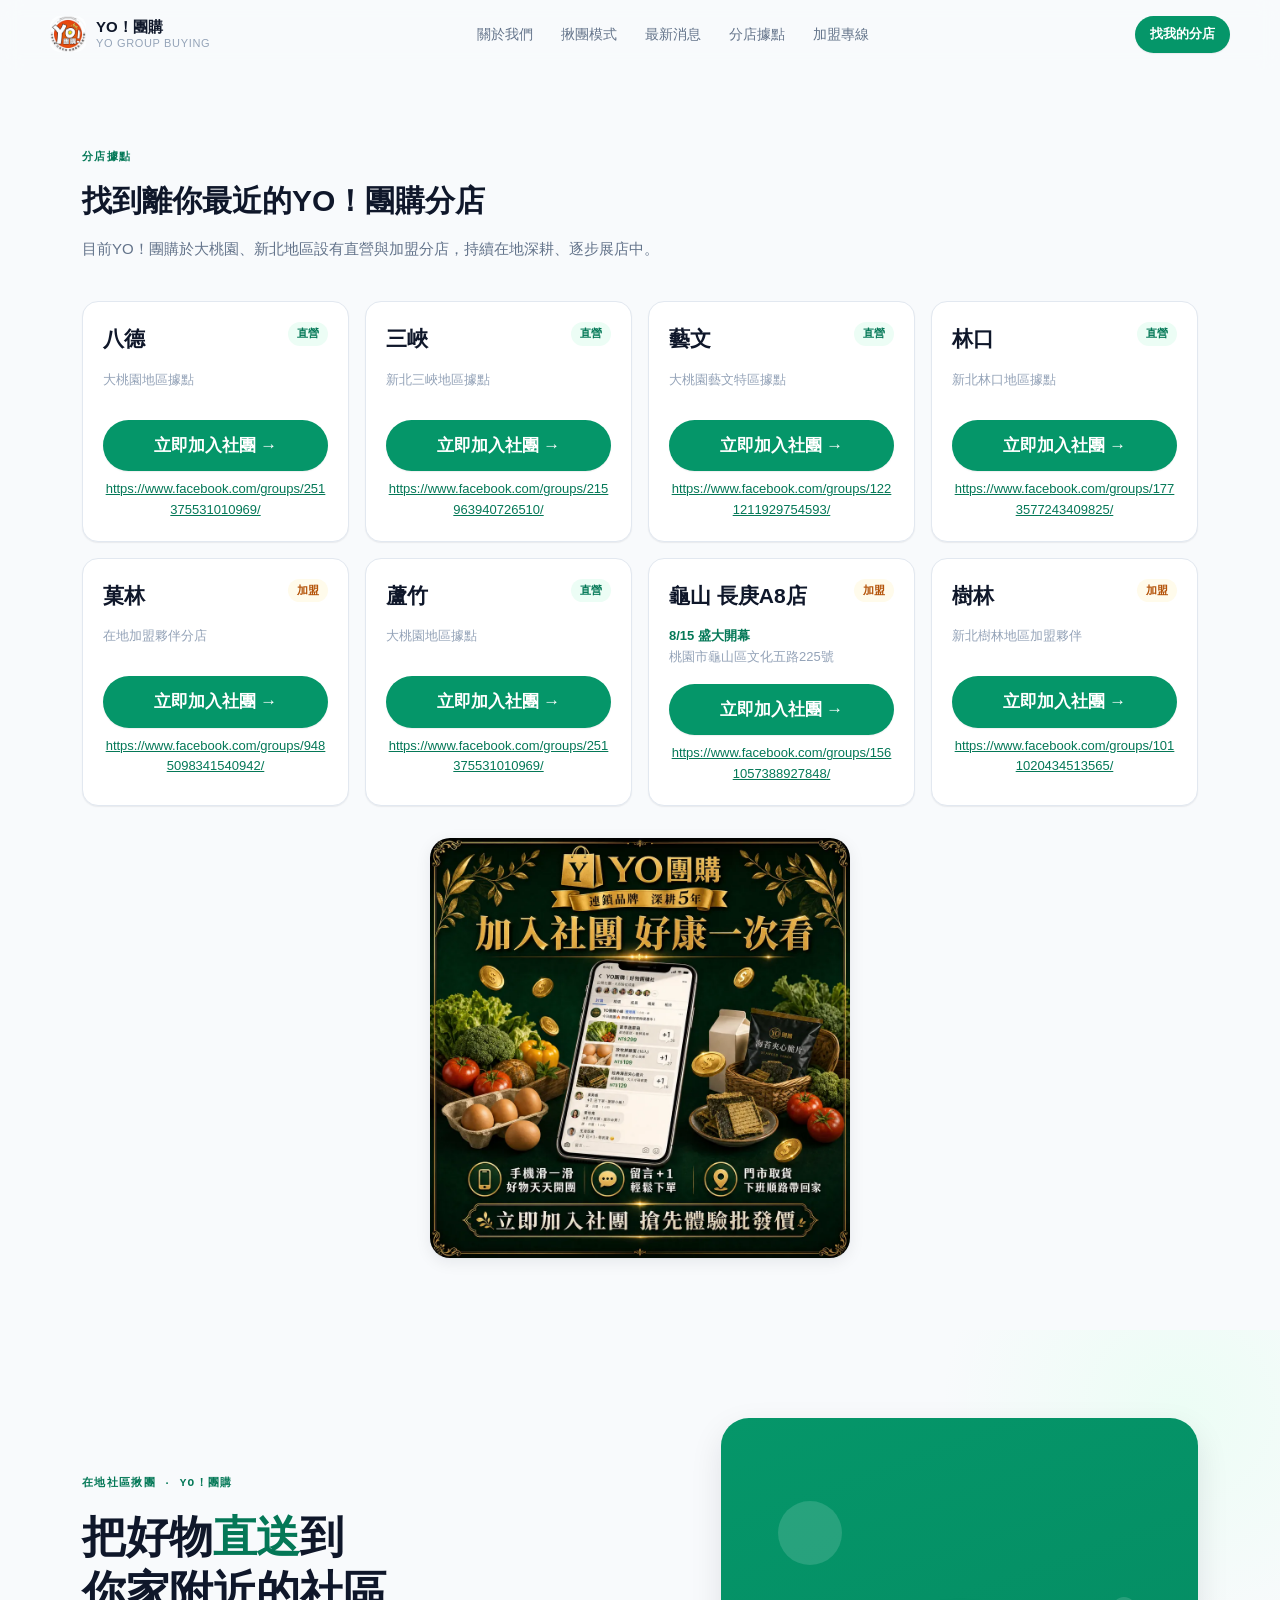
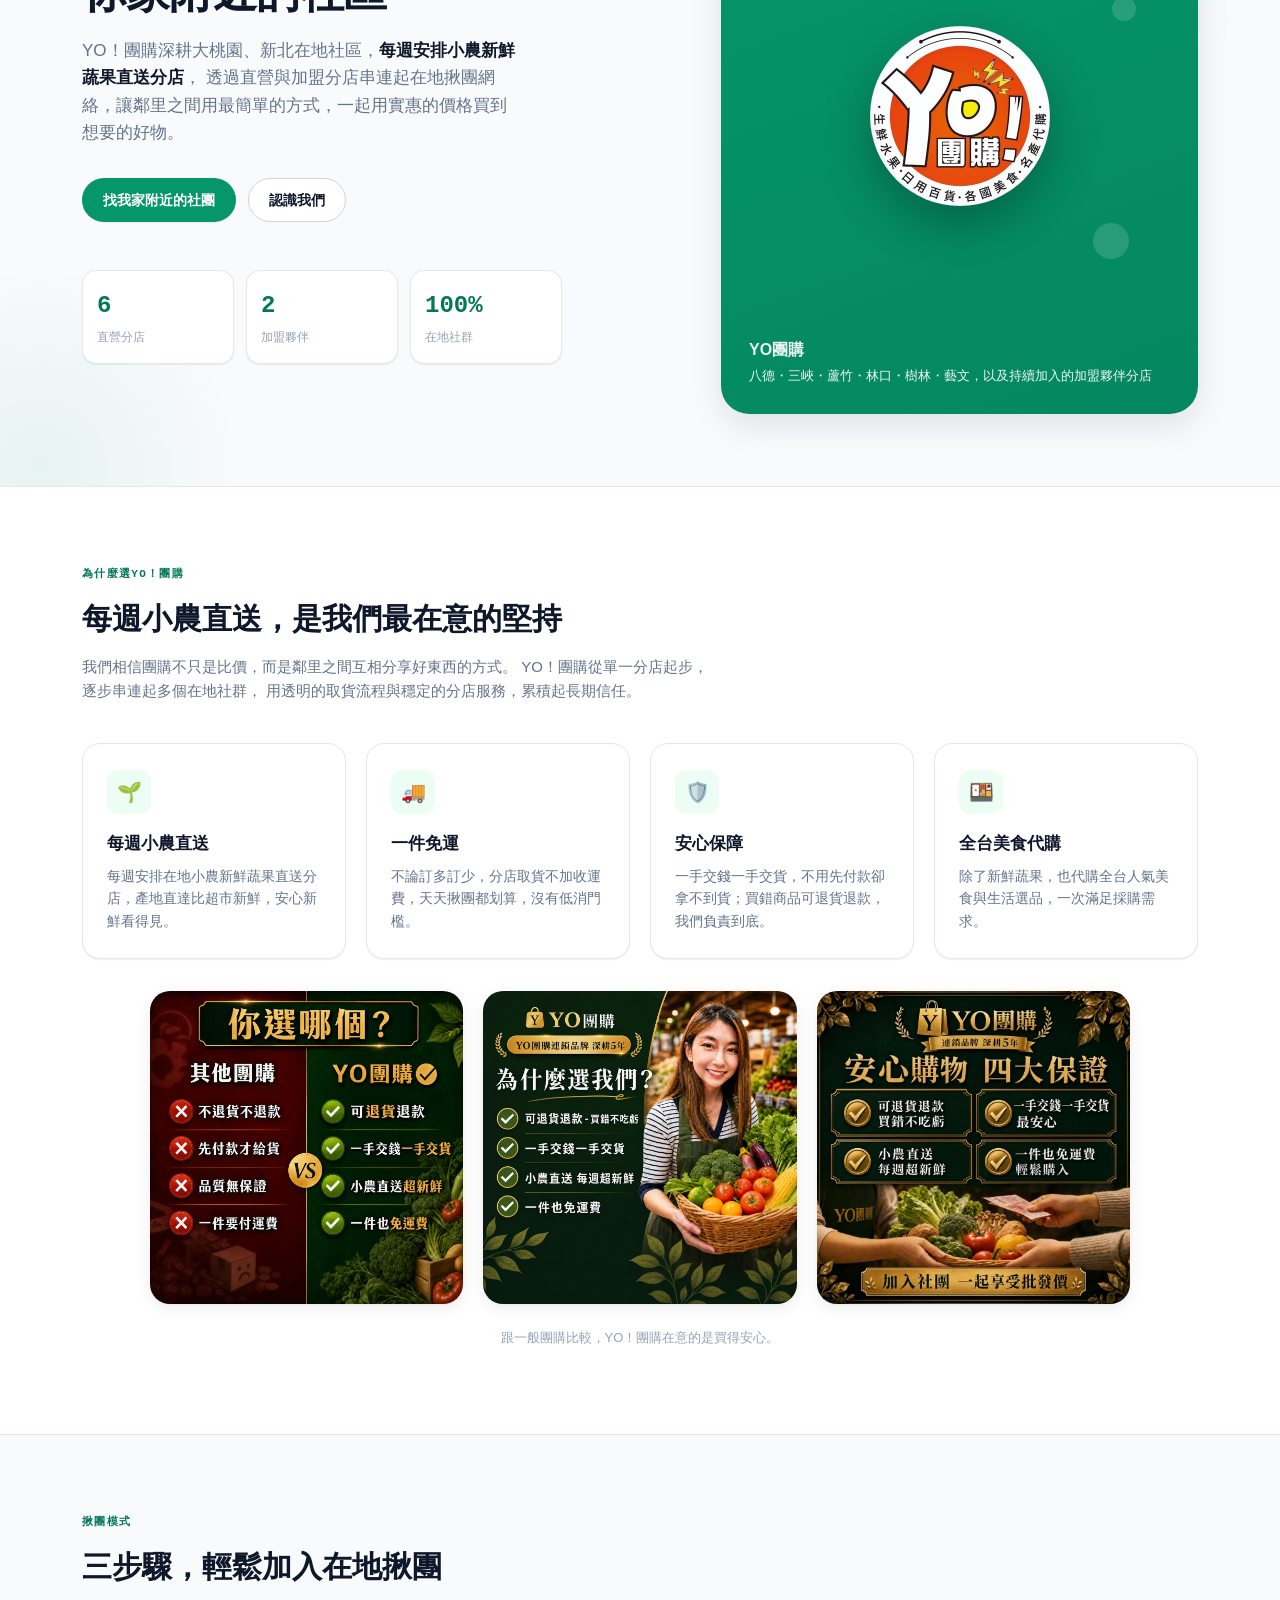
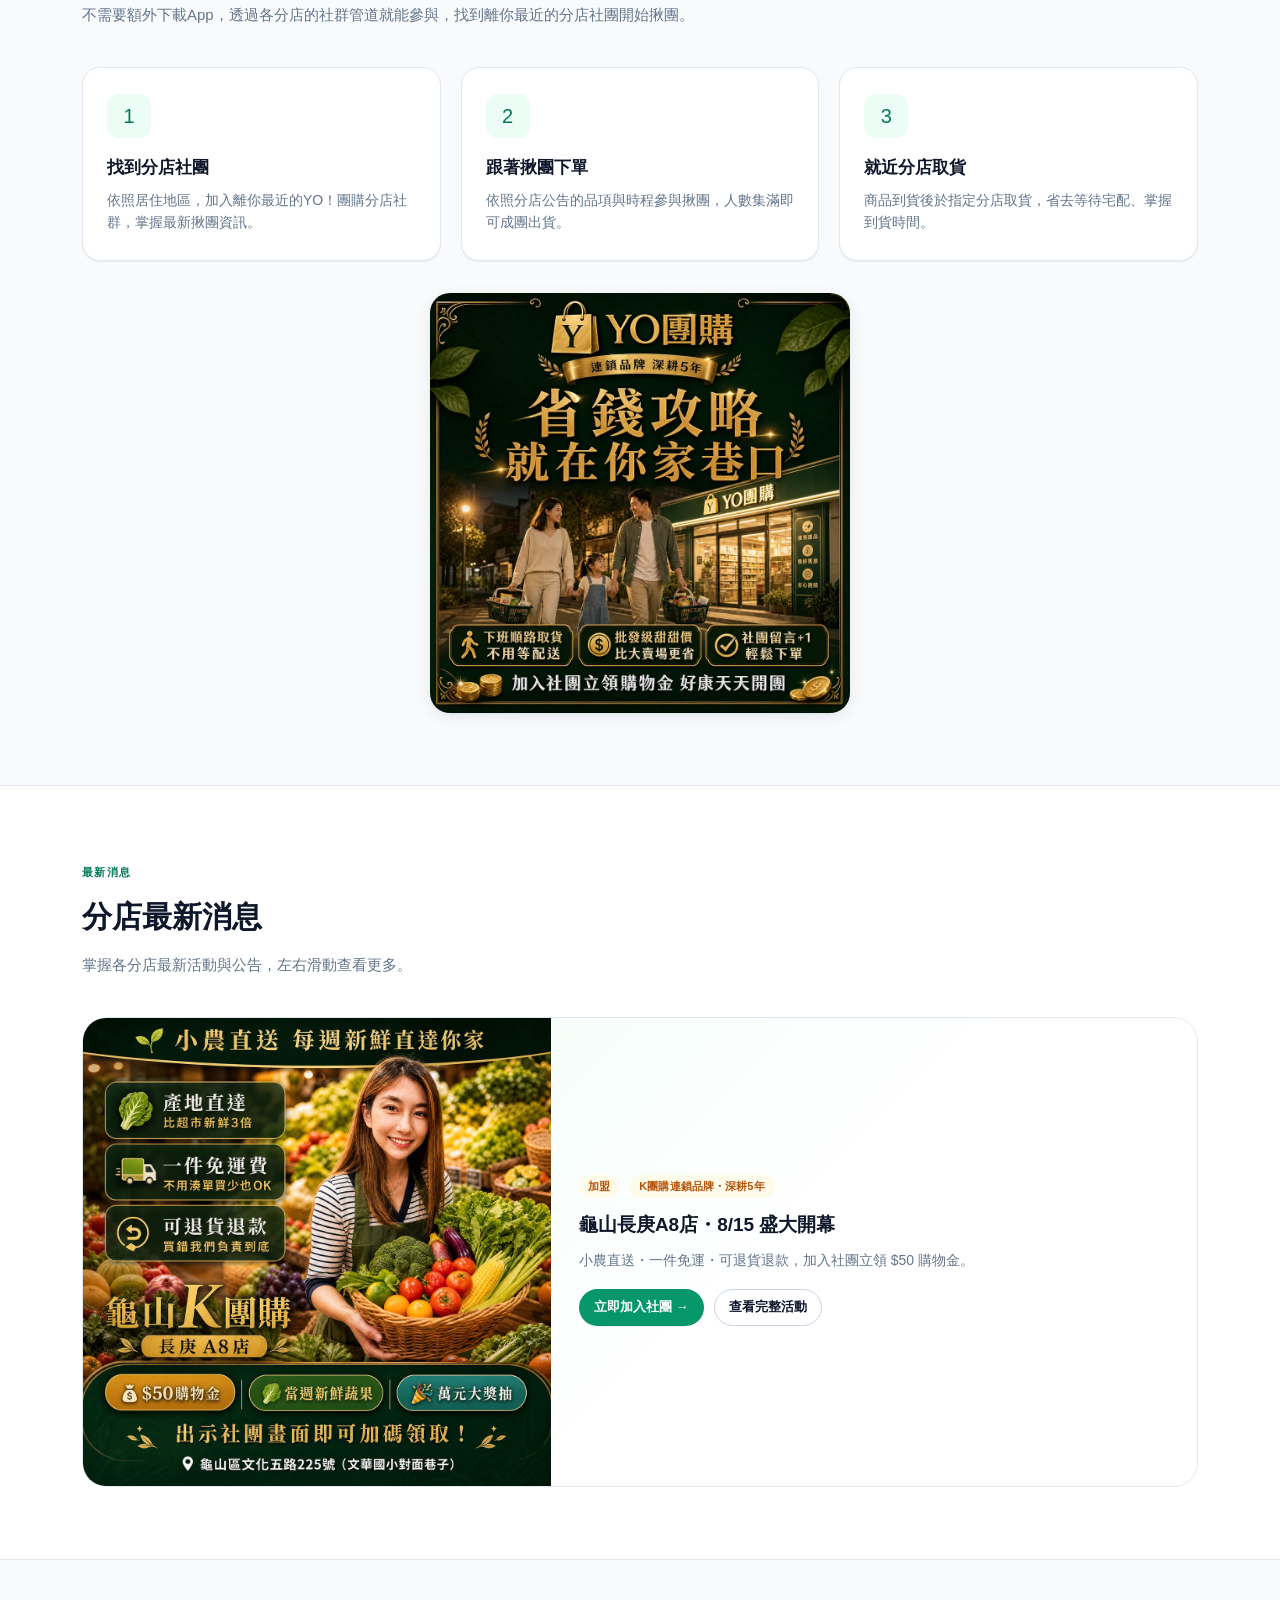
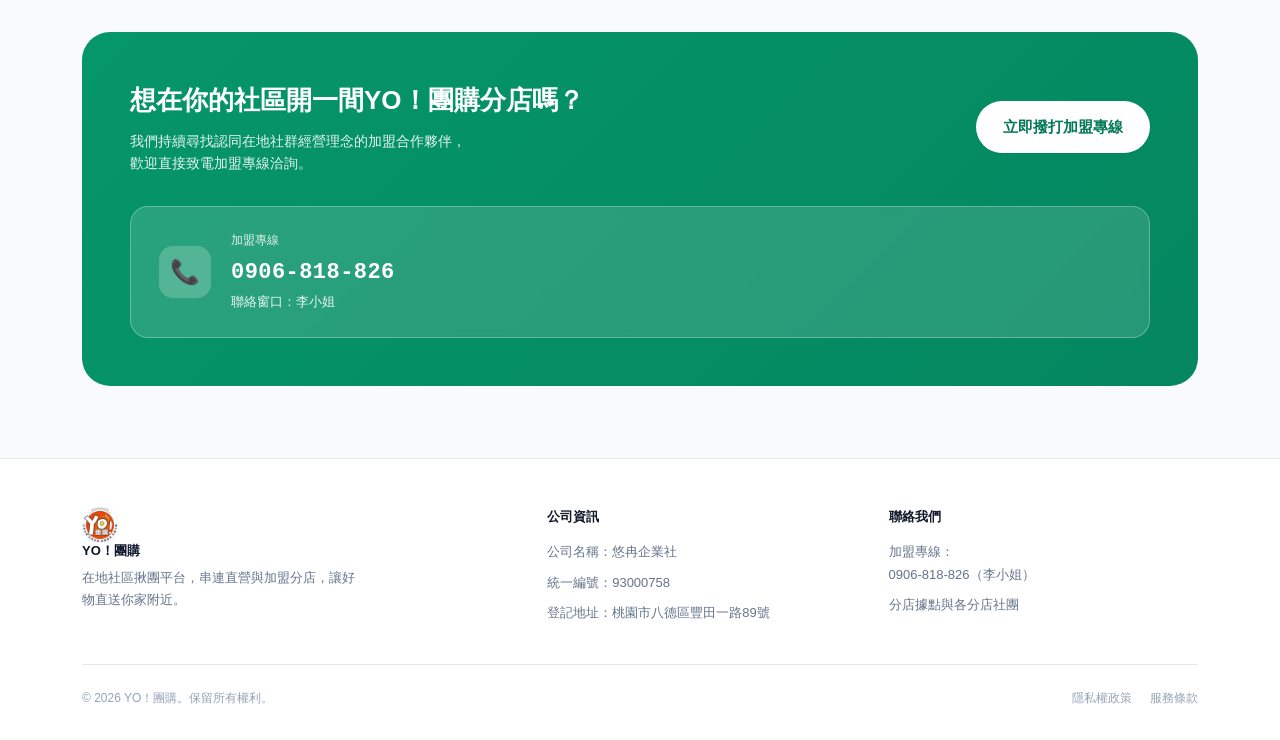
<file: index.html>
<!DOCTYPE html>
<html lang="zh-Hant">
<head>
<meta charset="UTF-8">
<meta name="viewport" content="width=device-width, initial-scale=1.0">
<title>YO！團購 — 在地社區揪團平台</title>
<meta name="description" content="YO！團購 — 每週小農直送新鮮蔬果、一件免運，深耕八德、三峽、蘆竹、林口、樹林、藝文等地區的在地社區揪團平台，串連直營與加盟分店。龜山長庚A8店 8/15 盛大開幕。加盟專線 0906-818-826 李小姐。">

<!--
  META 網域驗證碼實際生效於根網域 surfingman1088.github.io（獨立的
  surfingman1088.github.io repo 首頁），因為 Meta 只驗證根網域首頁，
  不驗證這個子路徑（/yo-groupbuy-website/）。這裡保留同一組驗證碼僅供對照，
  不影響 Meta 的驗證結果。
-->
<meta name="facebook-domain-verification" content="ju37yzpivct9mmadyubp5d0r6ff3ch" />

<!-- Meta Pixel Base Code — 資料集：K團購-龜山中繼頁（沿用guishan.html同一個Pixel，全站數據合併統計） -->
<script>
!function(f,b,e,v,n,t,s)
{if(f.fbq)return;n=f.fbq=function(){n.callMethod?
n.callMethod.apply(n,arguments):n.queue.push(arguments)};
if(!f._fbq)f._fbq=n;n.push=n;n.loaded=!0;n.version='2.0';
n.queue=[];t=b.createElement(e);t.async=!0;
t.src=v;s=b.getElementsByTagName(e)[0];
s.parentNode.insertBefore(t,s)}(window, document,'script',
'https://connect.facebook.net/en_US/fbevents.js');
fbq('init', '2139437349966648');
fbq('track', 'PageView');
</script>
<noscript><img height="1" width="1" style="display:none"
src="https://www.facebook.com/tr?id=2139437349966648&ev=PageView&noscript=1"
/></noscript>

<style>
  /* 關鍵 CSS：首屏（頁首＋Hero）渲染所需的樣式，內嵌避免等待外部 CSS 才能畫面。
     這是 css/style.css 對應規則的複製，非唯一來源；日後若調整 Hero／頁首樣式，
     記得這裡也要同步修改，否則首次載入畫面與完整版會不一致。 */
  :root {
    --bg: #f8fafc;
    --surface: #ffffff;
    --border: #e2e8f0;
    --border-strong: #cbd5e1;
    --text-primary: #0f172a;
    --text-secondary: #64748b;
    --text-muted: #94a3b8;
    --accent: #059669;
    --accent-strong: #047857;
    --accent-soft: #ecfdf5;
    --accent-ring: rgba(5, 150, 105, 0.16);
    --accent-contrast: #ffffff;
    --franchise: #b45309;
    --franchise-soft: #fffbeb;
    --shadow-sm: 0 1px 2px rgba(15, 23, 42, 0.04), 0 1px 1px rgba(15, 23, 42, 0.03);
    --shadow-md: 0 4px 16px rgba(15, 23, 42, 0.08), 0 1px 2px rgba(15, 23, 42, 0.04);
    --shadow-lg: 0 12px 32px rgba(15, 23, 42, 0.10);
    --ease: cubic-bezier(0.16, 1, 0.3, 1);
  }
  * { box-sizing: border-box; }
  html { scroll-behavior: smooth; }
  body {
    margin: 0;
    background: var(--bg);
    color: var(--text-primary);
    font-family: -apple-system, BlinkMacSystemFont, "PingFang TC", "Microsoft JhengHei",
      "Segoe UI", sans-serif;
    -webkit-font-smoothing: antialiased;
    line-height: 1.6;
    overflow-x: hidden;
  }
  a { color: inherit; text-decoration: none; }
  img { max-width: 100%; display: block; }
  .shell { max-width: 1180px; margin: 0 auto; padding: 0 32px; }
  .eyebrow {
    font-family: ui-monospace, "SF Mono", "Cascadia Code", "Roboto Mono", monospace;
    font-size: 11px;
    font-weight: 600;
    letter-spacing: 0.12em;
    text-transform: uppercase;
    color: var(--accent-strong);
  }
  .reveal {
    opacity: 0;
    transform: translateY(28px);
    transition: opacity 0.7s var(--ease), transform 0.7s var(--ease);
  }
  .reveal.is-visible { opacity: 1; transform: translateY(0); }
  .stagger > * { transition-delay: calc(var(--i, 0) * 90ms); }
  @media (prefers-reduced-motion: reduce) {
    html { scroll-behavior: auto; }
    .reveal, .stagger > * { opacity: 1 !important; transform: none !important; transition: none !important; }
    .float-shape, .hero-visual .glyph, .hero-logo, .hero::before, .hero::after { animation: none !important; }
  }
  header.topbar {
    position: sticky;
    top: 0;
    z-index: 50;
    background: rgba(248, 250, 252, 0.82);
    backdrop-filter: blur(10px);
    -webkit-backdrop-filter: blur(10px);
    border-bottom: 1px solid transparent;
    transition: border-color 0.3s ease, box-shadow 0.3s ease;
  }
  header.topbar.scrolled {
    border-bottom-color: var(--border);
    box-shadow: 0 4px 20px rgba(15, 23, 42, 0.06);
  }
  .topbar-inner { display: flex; align-items: center; justify-content: space-between; padding: 16px 0; }
  .brand { display: flex; align-items: center; gap: 10px; }
  .brand-mark {
    width: 36px;
    height: 36px;
    border-radius: 10px;
    background: var(--accent);
    color: var(--accent-contrast);
    display: flex;
    align-items: center;
    justify-content: center;
    flex-shrink: 0;
    font-weight: 700;
    font-size: 16px;
    overflow: hidden;
  }
  .brand-mark img { width: 100%; height: 100%; object-fit: cover; }
  .brand-text { display: flex; flex-direction: column; line-height: 1.25; }
  .brand-text .zh { font-weight: 700; font-size: 15px; color: var(--text-primary); }
  .brand-text .en { font-size: 11px; color: var(--text-muted); letter-spacing: 0.06em; }
  nav.main-nav { display: flex; align-items: center; gap: 28px; }
  nav.main-nav a {
    position: relative;
    font-size: 14px;
    font-weight: 500;
    color: var(--text-secondary);
    transition: color 0.2s ease;
  }
  nav.main-nav a::after {
    content: "";
    position: absolute;
    left: 0; right: 0; bottom: -4px;
    height: 2px;
    background: var(--accent);
    transform: scaleX(0);
    transform-origin: left;
    transition: transform 0.25s var(--ease);
  }
  .btn {
    display: inline-flex;
    align-items: center;
    gap: 6px;
    padding: 10px 20px;
    border-radius: 999px;
    font-size: 14px;
    font-weight: 600;
    cursor: pointer;
    border: 1px solid transparent;
    transition: background 0.2s ease, color 0.2s ease, border-color 0.2s ease,
      transform 0.2s var(--ease), box-shadow 0.2s var(--ease);
  }
  .btn-primary { background: var(--accent); color: var(--accent-contrast); box-shadow: var(--shadow-sm); }
  .btn-outline { background: var(--surface); color: var(--text-primary); border-color: var(--border-strong); }
  .btn-sm { padding: 7px 14px; font-size: 13px; }
  .hero { padding: 88px 0 72px; position: relative; overflow: hidden; }
  .hero::before {
    content: "";
    position: absolute;
    top: -160px;
    right: -140px;
    width: 480px;
    height: 480px;
    border-radius: 50%;
    background: radial-gradient(circle, var(--accent-soft) 0%, transparent 70%);
    z-index: -1;
    animation: driftBlob 14s ease-in-out infinite;
  }
  .hero::after {
    content: "";
    position: absolute;
    bottom: -180px;
    left: -160px;
    width: 400px;
    height: 400px;
    border-radius: 50%;
    background: radial-gradient(circle, rgba(5,150,105,0.07) 0%, transparent 70%);
    z-index: -1;
    animation: driftBlob 18s ease-in-out infinite reverse;
  }
  @keyframes driftBlob {
    0%, 100% { transform: translate(0, 0) scale(1); }
    50% { transform: translate(-24px, 24px) scale(1.06); }
  }
  .hero-grid {
    display: grid;
    grid-template-columns: minmax(0, 1.1fr) minmax(0, 0.9fr);
    gap: 56px;
    align-items: center;
  }
  .hero h1 { font-size: 44px; line-height: 1.25; margin: 16px 0 18px; font-weight: 800; letter-spacing: -0.01em; }
  .hero h1 .hl { color: var(--accent-strong); }
  .hero p.lead { font-size: 17px; color: var(--text-secondary); max-width: 46ch; margin: 0 0 32px; }
  .hero p.lead strong { color: var(--text-primary); font-weight: 700; }
  .hero-actions { display: flex; gap: 12px; flex-wrap: wrap; }
  .hero-stats {
    display: grid;
    grid-template-columns: repeat(3, minmax(0, 1fr));
    gap: 12px;
    margin-top: 48px;
    max-width: 480px;
  }
  .hero-stat {
    background: var(--surface);
    border: 1px solid var(--border);
    border-radius: 14px;
    padding: 16px 14px;
    box-shadow: var(--shadow-sm);
    transition: transform 0.25s var(--ease), box-shadow 0.25s var(--ease);
  }
  .hero-stat .num {
    font-family: ui-monospace, "SF Mono", "Cascadia Code", "Roboto Mono", monospace;
    font-size: 24px;
    font-weight: 700;
    color: var(--accent-strong);
    font-variant-numeric: tabular-nums;
  }
  .hero-stat .label { font-size: 12px; color: var(--text-muted); margin-top: 2px; }
  .hero-visual {
    background: linear-gradient(160deg, var(--accent) 0%, var(--accent-strong) 100%);
    background-size: 200% 200%;
    animation: gradientShift 8s ease infinite;
    border-radius: 28px;
    aspect-ratio: 4/5;
    display: flex;
    align-items: center;
    justify-content: center;
    box-shadow: var(--shadow-lg);
    position: relative;
    overflow: hidden;
  }
  @keyframes gradientShift {
    0%, 100% { background-position: 0% 50%; }
    50% { background-position: 100% 50%; }
  }
  .hero-visual .glyph {
    font-size: 160px;
    font-weight: 800;
    color: rgba(255,255,255,0.16);
    user-select: none;
    animation: floatSlow 6s ease-in-out infinite;
  }
  .hero-logo {
    width: 42%;
    max-width: 180px;
    height: auto;
    aspect-ratio: 1 / 1;
    border-radius: 50%;
    box-shadow: 0 20px 48px rgba(0,0,0,0.28);
    animation: floatSlow 6s ease-in-out infinite;
  }
  @keyframes floatSlow {
    0%, 100% { transform: translateY(0); }
    50% { transform: translateY(-14px); }
  }
  .float-shape {
    position: absolute;
    border-radius: 50%;
    background: rgba(255,255,255,0.14);
    animation: floatSlow 7s ease-in-out infinite;
  }
  .float-shape.s1 { width: 64px; height: 64px; top: 14%; left: 12%; animation-duration: 8s; }
  .float-shape.s2 { width: 36px; height: 36px; top: 68%; left: 78%; animation-duration: 6s; animation-delay: 1s; }
  .float-shape.s3 { width: 24px; height: 24px; top: 30%; left: 82%; animation-duration: 9s; animation-delay: 2s; }
  .hero-visual .caption {
    position: absolute;
    bottom: 28px;
    left: 28px;
    right: 28px;
    color: #ffffff;
    font-size: 13px;
    line-height: 1.5;
    opacity: 0.92;
  }
  .hero-visual .caption strong { display: block; font-size: 16px; margin-bottom: 4px; }
  @media (max-width: 900px) {
    nav.main-nav { display: none; }
    .hero-grid { grid-template-columns: minmax(0, 1fr); }
    .hero-visual { aspect-ratio: 16/9; }
    .hero h1 { font-size: 32px; }
  }
  @media (max-width: 560px) {
    .shell { padding: 0 20px; }
  }
</style>
<link rel="preload" href="css/style.css" as="style" onload="this.onload=null;this.rel='stylesheet'">
<noscript><link rel="stylesheet" href="css/style.css"></noscript>
</head>
<body>

<header class="topbar" id="topbar">
  <div class="shell topbar-inner">
    <a class="brand" href="#top">
      <div class="brand-mark"><img src="assets/logo.webp" width="72" height="72" alt="YO!團購"></div>
      <div class="brand-text">
        <span class="zh">YO！團購</span>
        <span class="en">YO GROUP BUYING</span>
      </div>
    </a>
    <nav class="main-nav">
      <a href="#about">關於我們</a>
      <a href="#how">揪團模式</a>
      <a href="#news">最新消息</a>
      <a href="#branches">分店據點</a>
      <a href="#join">加盟專線</a>
    </nav>
    <a class="btn btn-primary btn-sm" href="#branches">找我的分店</a>
  </div>
</header>

<main id="top">

  <section id="branches">
    <div class="shell">
      <div class="section-head reveal">
        <span class="eyebrow">分店據點</span>
        <h2>找到離你最近的YO！團購分店</h2>
        <p>目前YO！團購於大桃園、新北地區設有直營與加盟分店，持續在地深耕、逐步展店中。</p>
      </div>
      <div class="branch-grid stagger">

        <div class="branch-card reveal" style="--i:0">
          <div class="row-top"><h4>八德</h4><span class="tag tag-direct">直營</span></div>
          <div class="desc">大桃園地區據點</div>
          <a class="btn btn-primary btn-sm" href="https://www.facebook.com/groups/251375531010969/" target="_top" rel="noopener" data-branch="八德">立即加入社團 →</a>
          <a class="group-link-text" href="https://www.facebook.com/groups/251375531010969/" target="_top" rel="noopener">https://www.facebook.com/groups/251375531010969/</a>
        </div>

        <div class="branch-card reveal" style="--i:1">
          <div class="row-top"><h4>三峽</h4><span class="tag tag-direct">直營</span></div>
          <div class="desc">新北三峽地區據點</div>
          <a class="btn btn-primary btn-sm" href="https://www.facebook.com/groups/215963940726510/" target="_top" rel="noopener" data-branch="三峽">立即加入社團 →</a>
          <a class="group-link-text" href="https://www.facebook.com/groups/215963940726510/" target="_top" rel="noopener">https://www.facebook.com/groups/215963940726510/</a>
        </div>

        <div class="branch-card reveal" style="--i:2">
          <div class="row-top"><h4>藝文</h4><span class="tag tag-direct">直營</span></div>
          <div class="desc">大桃園藝文特區據點</div>
          <a class="btn btn-primary btn-sm" href="https://www.facebook.com/groups/1221211929754593/" target="_top" rel="noopener" data-branch="藝文">立即加入社團 →</a>
          <a class="group-link-text" href="https://www.facebook.com/groups/1221211929754593/" target="_top" rel="noopener">https://www.facebook.com/groups/1221211929754593/</a>
        </div>

        <div class="branch-card reveal" style="--i:3">
          <div class="row-top"><h4>林口</h4><span class="tag tag-direct">直營</span></div>
          <div class="desc">新北林口地區據點</div>
          <a class="btn btn-primary btn-sm" href="https://www.facebook.com/groups/1773577243409825/" target="_top" rel="noopener" data-branch="林口">立即加入社團 →</a>
          <a class="group-link-text" href="https://www.facebook.com/groups/1773577243409825/" target="_top" rel="noopener">https://www.facebook.com/groups/1773577243409825/</a>
        </div>

        <div class="branch-card reveal" style="--i:4">
          <div class="row-top"><h4>菓林</h4><span class="tag tag-franchise">加盟</span></div>
          <div class="desc">在地加盟夥伴分店</div>
          <a class="btn btn-primary btn-sm" href="https://www.facebook.com/groups/9485098341540942/" target="_top" rel="noopener" data-branch="菓林">立即加入社團 →</a>
          <a class="group-link-text" href="https://www.facebook.com/groups/9485098341540942/" target="_top" rel="noopener">https://www.facebook.com/groups/9485098341540942/</a>
        </div>

        <div class="branch-card reveal" style="--i:5">
          <div class="row-top"><h4>蘆竹</h4><span class="tag tag-direct">直營</span></div>
          <div class="desc">大桃園地區據點</div>
          <a class="btn btn-primary btn-sm" href="https://www.facebook.com/groups/251375531010969/" target="_top" rel="noopener" data-branch="蘆竹">立即加入社團 →</a>
          <a class="group-link-text" href="https://www.facebook.com/groups/251375531010969/" target="_top" rel="noopener">https://www.facebook.com/groups/251375531010969/</a>
        </div>

        <div class="branch-card reveal" style="--i:6">
          <div class="row-top"><h4>龜山 長庚A8店</h4><span class="tag tag-franchise">加盟</span></div>
          <div class="desc"><strong style="color:var(--accent-strong)">8/15 盛大開幕</strong><br>桃園市龜山區文化五路225號</div>
          <a class="btn btn-primary btn-sm" href="https://www.facebook.com/groups/1561057388927848/" target="_top" rel="noopener" data-branch="龜山長庚A8店">立即加入社團 →</a>
          <a class="group-link-text" href="https://www.facebook.com/groups/1561057388927848/" target="_top" rel="noopener">https://www.facebook.com/groups/1561057388927848/</a>
        </div>

        <div class="branch-card reveal" style="--i:7">
          <div class="row-top"><h4>樹林</h4><span class="tag tag-franchise">加盟</span></div>
          <div class="desc">新北樹林地區加盟夥伴</div>
          <a class="btn btn-primary btn-sm" href="https://www.facebook.com/groups/1011020434513565/" target="_top" rel="noopener" data-branch="樹林">立即加入社團 →</a>
          <a class="group-link-text" href="https://www.facebook.com/groups/1011020434513565/" target="_top" rel="noopener">https://www.facebook.com/groups/1011020434513565/</a>
        </div>

      </div>

      <div class="single-promo-wrap reveal">
        <img class="single-promo-photo" src="assets/join-group-preview.webp" width="1000" height="1000" loading="lazy" alt="加入社團好康一次看：手機滑一滑好物天天開團、留言+1輕鬆下單、門市取貨下班順路帶回家">
      </div>
    </div>
  </section>

  <section class="hero">
    <div class="shell hero-grid">
      <div class="reveal is-visible">
        <span class="eyebrow">在地社區揪團 · YO！團購</span>
        <h1>把好物<span class="hl">直送</span>到<br>你家附近的社區</h1>
        <p class="lead">
          YO！團購深耕大桃園、新北在地社區，<strong>每週安排小農新鮮蔬果直送分店</strong>，
          透過直營與加盟分店串連起在地揪團網絡，讓鄰里之間用最簡單的方式，一起用實惠的價格買到想要的好物。
        </p>
        <div class="hero-actions">
          <a class="btn btn-primary" href="#branches">找我家附近的社團</a>
          <a class="btn btn-outline" href="#about">認識我們</a>
        </div>
        <div class="hero-stats">
          <div class="hero-stat">
            <div class="num" data-count="6">0</div>
            <div class="label">直營分店</div>
          </div>
          <div class="hero-stat">
            <div class="num" data-count="2">0</div>
            <div class="label">加盟夥伴</div>
          </div>
          <div class="hero-stat">
            <div class="num" data-count="100" data-suffix="%">0%</div>
            <div class="label">在地社群</div>
          </div>
        </div>
      </div>
      <div class="hero-visual reveal is-visible">
        <div class="float-shape s1"></div>
        <div class="float-shape s2"></div>
        <div class="float-shape s3"></div>
        <img class="hero-logo" src="assets/logo.webp" width="360" height="360" fetchpriority="high" alt="YO!團購">
        <div class="caption">
          <strong>YO團購</strong>
          八德・三峽・蘆竹・林口・樹林・藝文，以及持續加入的加盟夥伴分店
        </div>
      </div>
    </div>
  </section>

  <section class="alt" id="about">
    <div class="shell">
      <div class="section-head reveal">
        <span class="eyebrow">為什麼選YO！團購</span>
        <h2>每週小農直送，是我們最在意的堅持</h2>
        <p>
          我們相信團購不只是比價，而是鄰里之間互相分享好東西的方式。
          YO！團購從單一分店起步，逐步串連起多個在地社群，
          用透明的取貨流程與穩定的分店服務，累積起長期信任。
        </p>
      </div>
      <div class="card-grid pillars-4 stagger">
        <div class="pillar-card reveal" style="--i:0">
          <div class="pillar-icon">🌱</div>
          <h3>每週小農直送</h3>
          <p>每週安排在地小農新鮮蔬果直送分店，產地直達比超市新鮮，安心新鮮看得見。</p>
        </div>
        <div class="pillar-card reveal" style="--i:1">
          <div class="pillar-icon">🚚</div>
          <h3>一件免運</h3>
          <p>不論訂多訂少，分店取貨不加收運費，天天揪團都划算，沒有低消門檻。</p>
        </div>
        <div class="pillar-card reveal" style="--i:2">
          <div class="pillar-icon">🛡️</div>
          <h3>安心保障</h3>
          <p>一手交錢一手交貨，不用先付款卻拿不到貨；買錯商品可退貨退款，我們負責到底。</p>
        </div>
        <div class="pillar-card reveal" style="--i:3">
          <div class="pillar-icon">🍱</div>
          <h3>全台美食代購</h3>
          <p>除了新鮮蔬果，也代購全台人氣美食與生活選品，一次滿足採購需求。</p>
        </div>
      </div>
      <div class="section-photo-wrap reveal">
        <img class="section-photo" src="assets/why-choose-comparison.webp" width="1200" height="1200" loading="lazy" alt="你選哪個？其他團購不退貨不退款、先付款才給貨、品質無保證、一件要付運費；YO！團購可退貨退款、一手交錢一手交貨、小農直送超新鮮、一件也免運費">
        <img class="section-photo" src="assets/why-choose-benefits.webp" width="1200" height="1200" loading="lazy" alt="YO團購連鎖品牌深耕5年 — 為什麼選我們：可退貨退款買錯不吃虧、一手交錢一手交貨、小農直送每週超新鮮、一件也免運費">
        <img class="section-photo" src="assets/why-choose-guarantee.webp" width="1000" height="1000" loading="lazy" alt="安心購物四大保證：可退貨退款買錯不吃虧、一手交錢一手交貨最安心、小農直送每週超新鮮、一件也免運費輕鬆購入">
        <p class="section-photo-caption">跟一般團購比較，YO！團購在意的是買得安心。</p>
      </div>
    </div>
  </section>

  <section id="how">
    <div class="shell">
      <div class="section-head reveal">
        <span class="eyebrow">揪團模式</span>
        <h2>三步驟，輕鬆加入在地揪團</h2>
        <p>不需要額外下載App，透過各分店的社群管道就能參與，找到離你最近的分店社團開始揪團。</p>
      </div>
      <div class="card-grid stagger">
        <div class="pillar-card reveal" style="--i:0">
          <div class="pillar-icon">1</div>
          <h3>找到分店社團</h3>
          <p>依照居住地區，加入離你最近的YO！團購分店社群，掌握最新揪團資訊。</p>
        </div>
        <div class="pillar-card reveal" style="--i:1">
          <div class="pillar-icon">2</div>
          <h3>跟著揪團下單</h3>
          <p>依照分店公告的品項與時程參與揪團，人數集滿即可成團出貨。</p>
        </div>
        <div class="pillar-card reveal" style="--i:2">
          <div class="pillar-icon">3</div>
          <h3>就近分店取貨</h3>
          <p>商品到貨後於指定分店取貨，省去等待宅配、掌握到貨時間。</p>
        </div>
      </div>

      <div class="single-promo-wrap reveal">
        <img class="single-promo-photo" src="assets/how-it-works-savings.webp" width="1000" height="1000" loading="lazy" alt="省錢攻略就在你家巷口：下班順路取貨不用等配送、批發級甜甜價比大賣場更省、社團留言+1輕鬆下單">
      </div>
    </div>
  </section>

  <section class="alt" id="news">
    <div class="shell">
      <div class="section-head reveal">
        <span class="eyebrow">最新消息</span>
        <h2>分店最新消息</h2>
        <p>掌握各分店最新活動與公告，左右滑動查看更多。</p>
      </div>

      <div class="news-carousel reveal">
        <div class="news-track">
          <article class="news-slide">
            <img class="news-slide-photo" src="assets/promo-guishan-opening.jpg" width="1200" height="1200" loading="lazy" alt="龜山長庚A8店 8/15開幕">
            <div class="news-slide-body">
              <div class="news-slide-top">
                <span class="tag tag-franchise">加盟</span>
                <span class="trust-badge">K團購連鎖品牌・深耕5年</span>
              </div>
              <h3>龜山長庚A8店・8/15 盛大開幕</h3>
              <p>小農直送・一件免運・可退貨退款，加入社團立領 $50 購物金。</p>
              <div class="news-slide-actions">
                <a class="btn btn-primary btn-sm" href="https://www.facebook.com/groups/1561057388927848/" target="_top" rel="noopener" data-branch="龜山長庚A8店">立即加入社團 →</a>
                <a class="btn btn-outline btn-sm" href="guishan.html">查看完整活動</a>
              </div>
            </div>
          </article>
          <!-- 之後其他分店有活動時，直接在這裡新增一個 .news-slide 即可 -->
        </div>
      </div>
    </div>
  </section>

  <section id="join">
    <div class="shell">
      <div class="cta-band reveal">
        <div class="cta-top">
          <div>
            <h2>想在你的社區開一間YO！團購分店嗎？</h2>
            <p>我們持續尋找認同在地社群經營理念的加盟合作夥伴，歡迎直接致電加盟專線洽詢。</p>
          </div>
          <a class="btn btn-primary btn-lg" href="tel:0906818826">立即撥打加盟專線</a>
        </div>
        <div class="hotline-card">
          <div class="hotline-icon">📞</div>
          <div class="hotline-info">
            <div class="hotline-label">加盟專線</div>
            <a class="hotline-number" href="tel:0906818826">0906-818-826</a>
            <div class="hotline-contact">聯絡窗口：李小姐</div>
          </div>
        </div>
      </div>
    </div>
  </section>

</main>

<footer>
  <div class="shell">
    <div class="footer-grid">
      <div class="footer-col">
        <a class="brand" href="#top">
          <div class="brand-mark"><img src="assets/logo.webp" width="72" height="72" alt="YO!團購"></div>
          <div class="brand-text">
            <span class="zh">YO！團購</span>
          </div>
        </a>
        <p class="footer-desc">在地社區揪團平台，串連直營與加盟分店，讓好物直送你家附近。</p>
      </div>
      <div class="footer-col">
        <h5>公司資訊</h5>
        <p>公司名稱：悠冉企業社</p>
        <p>統一編號：93000758</p>
        <p>登記地址：桃園市八德區豐田一路89號</p>
      </div>
      <div class="footer-col">
        <h5>聯絡我們</h5>
        <p>加盟專線：<a href="tel:0906818826">0906-818-826（李小姐）</a></p>
        <a href="#branches">分店據點與各分店社團</a>
      </div>
    </div>
    <div class="footer-bottom">
      <span class="meta">&copy; 2026 YO！團購。保留所有權利。</span>
      <div class="footer-links">
        <a href="privacy.html">隱私權政策</a>
        <a href="terms.html">服務條款</a>
      </div>
    </div>
  </div>
</footer>

<script>
  (function () {
    "use strict";

    var topbar = document.getElementById("topbar");
    function onScroll() {
      if (window.scrollY > 8) {
        topbar.classList.add("scrolled");
      } else {
        topbar.classList.remove("scrolled");
      }
    }
    window.addEventListener("scroll", onScroll, { passive: true });
    onScroll();

    // ── 加入社團按鈕：一律用JS明確觸發window.location.href導頁，
    //    不依賴原生<a>連結點擊本身（某些App內建瀏覽器對原生連結
    //    點擊處理不穩定，明確賦值location.href相容性更好，這點
    //    跟guishan.html中繼頁修過的btn.click()→location.href
    //    是同一個原理）。Android另外先嘗試intent://直開FB App，
    //    並且不管系統詢問視窗有沒有正常跳出來、使用者選了什麼，
    //    1.5秒後都會用JS檢查一次，畫面還停在原地就強制改跳網頁版，
    //    確保點下去一定會有反應，不會卡住不動 ──
    var isAndroid = /Android/.test(navigator.userAgent);
    var groupLinks = document.querySelectorAll('a[href*="facebook.com"]');

    groupLinks.forEach(function (link) {
      var groupUrl = link.getAttribute("href");
      link.setAttribute("data-fallback-url", groupUrl);
      if (isAndroid) {
        var withoutScheme = groupUrl.replace(/^https?:\/\//, "");
        var intentUrl = "intent://" + withoutScheme +
          "#Intent;scheme=https;package=com.facebook.katana;S.browser_fallback_url=" +
          encodeURIComponent(groupUrl) + ";end";
        link.setAttribute("href", intentUrl);
      }
    });

    // Facebook自己的iOS內建瀏覽器對facebook.com連結另有一套內部
    // 原生處理機制，我們用JS攔截點擊、自己assign location.href
    // 反而會跟它互相卡住、完全沒反應；Instagram／LINE等其他內建
    // 瀏覽器則是JS攔截才能穩定導頁。兩邊需求相反，用UA分開處理──
    // 只有「iOS上的Facebook」略過JS攔截，改用原生<a href>導頁。
    var isFacebookApp = /FBAN|FBAV|FB_IAB|FBIOS|FBDV/.test(navigator.userAgent);
    var skipIntercept = isFacebookApp && !isAndroid;

    document.addEventListener("click", function (event) {
      var link = event.target.closest("[data-fallback-url]");
      if (!link) return;
      var fallbackUrl = link.getAttribute("data-fallback-url");

      // ── Meta Pixel：記錄點擊了哪一家分店的社團連結。廣告是從
      //    哪個廣告/廣告組合帶來的流量，Meta Pixel會透過PageView
      //    自動比對Meta廣告後台的點擊資料做歸因，不需要另外自己
      //    解析網址參數；這裡只需要額外標記「點的是哪個分店」──
      var branch = link.getAttribute("data-branch");
      if (branch && typeof fbq === "function") {
        fbq("track", "Lead", { content_name: branch });
        fbq("trackCustom", "ClickJoinGroup", { branch: branch });
      }

      if (skipIntercept) return;

      event.preventDefault();
      window.location.href = link.getAttribute("href");
      if (isAndroid) {
        setTimeout(function () {
          if (!document.hidden) {
            window.location.href = fallbackUrl;
          }
        }, 1500);
      }
    });

    var prefersReducedMotion = window.matchMedia("(prefers-reduced-motion: reduce)").matches;

    function animateCount(el) {
      var target = parseInt(el.getAttribute("data-count"), 10);
      var suffix = el.getAttribute("data-suffix") || "";
      if (prefersReducedMotion || isNaN(target)) {
        el.textContent = target + suffix;
        return;
      }
      var start = 0;
      var duration = 900;
      var startTime = null;
      function step(timestamp) {
        if (startTime === null) startTime = timestamp;
        var progress = Math.min((timestamp - startTime) / duration, 1);
        var eased = 1 - Math.pow(1 - progress, 3);
        var value = Math.round(start + (target - start) * eased);
        el.textContent = value + suffix;
        if (progress < 1) {
          window.requestAnimationFrame(step);
        }
      }
      window.requestAnimationFrame(step);
    }

    var revealTargets = document.querySelectorAll(".reveal:not(.is-visible)");
    var countTargets = document.querySelectorAll(".hero-stat .num[data-count]");

    if ("IntersectionObserver" in window) {
      var revealObserver = new IntersectionObserver(function (entries, observer) {
        entries.forEach(function (entry) {
          if (entry.isIntersecting) {
            entry.target.classList.add("is-visible");
            observer.unobserve(entry.target);
          }
        });
      }, { threshold: 0.15, rootMargin: "0px 0px -40px 0px" });
      revealTargets.forEach(function (el) { revealObserver.observe(el); });

      var countObserver = new IntersectionObserver(function (entries, observer) {
        entries.forEach(function (entry) {
          if (entry.isIntersecting) {
            animateCount(entry.target);
            observer.unobserve(entry.target);
          }
        });
      }, { threshold: 0.6 });
      countTargets.forEach(function (el) { countObserver.observe(el); });
    } else {
      revealTargets.forEach(function (el) { el.classList.add("is-visible"); });
      countTargets.forEach(function (el) { animateCount(el); });
    }
  })();
</script>

</body>
</html>
</file>
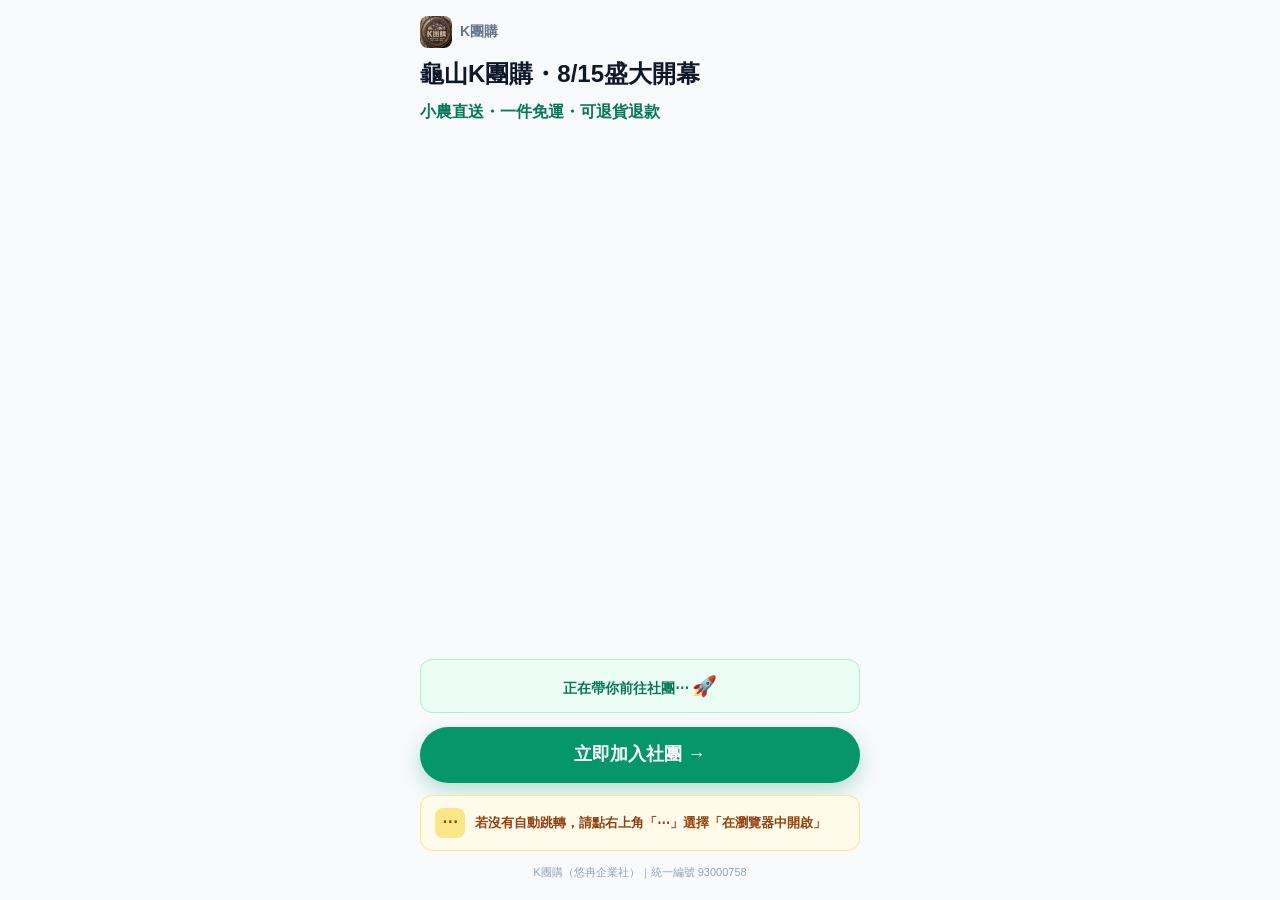
<file: guishan.html>
<!DOCTYPE html>
<html lang="zh-Hant">
<head>
<meta charset="UTF-8">
<meta name="viewport" content="width=device-width, initial-scale=1.0">
<title>龜山K團購・8/15盛大開幕</title>
<meta name="description" content="龜山K團購長庚A8店 8/15盛大開幕。小農直送、一件免運、可退貨退款，立即加入社團。">
<link rel="icon" href="data:,">

<!-- Meta Pixel Base Code — 資料集：K團購-龜山中繼頁 (Pixel ID 2139437349966648) -->
<script>
!function(f,b,e,v,n,t,s)
{if(f.fbq)return;n=f.fbq=function(){n.callMethod?
n.callMethod.apply(n,arguments):n.queue.push(arguments)};
if(!f._fbq)f._fbq=n;n.push=n;n.loaded=!0;n.version='2.0';
n.queue=[];t=b.createElement(e);t.async=!0;
t.src=v;s=b.getElementsByTagName(e)[0];
s.parentNode.insertBefore(t,s)}(window, document,'script',
'https://connect.facebook.net/en_US/fbevents.js');
fbq('init', '2139437349966648');
fbq('track', 'PageView');
</script>
<noscript><img height="1" width="1" style="display:none"
src="https://www.facebook.com/tr?id=2139437349966648&ev=PageView&noscript=1"
/></noscript>

<style>
  :root {
    --accent: #059669;
    --accent-strong: #047857;
    --text-primary: #0f172a;
    --text-secondary: #64748b;
    --text-muted: #94a3b8;
    --bg: #f8fafc;
    --surface: #ffffff;
    --border: #e2e8f0;
  }
  * { box-sizing: border-box; margin: 0; padding: 0; }
  html, body { height: 100%; }
  body {
    background: var(--bg);
    color: var(--text-primary);
    font-family: -apple-system, BlinkMacSystemFont, "PingFang TC", "Microsoft JhengHei", "Segoe UI", sans-serif;
    line-height: 1.4;
    -webkit-text-size-adjust: 100%;
    overflow-x: hidden;
  }
  .wrap {
    max-width: 480px;
    margin: 0 auto;
    min-height: 100vh;
    min-height: 100dvh;
    padding: 16px 20px 20px;
    display: flex;
    flex-direction: column;
  }

  header {
    display: flex;
    align-items: center;
    gap: 8px;
    margin-bottom: 10px;
  }
  header img {
    width: 32px;
    height: 32px;
    border-radius: 8px;
    display: block;
  }
  header .brand-name { font-weight: 700; font-size: 14px; color: var(--text-secondary); }

  h1 {
    font-size: 24px;
    line-height: 1.3;
    font-weight: 800;
    margin: 0 0 12px;
  }

  .subtitle {
    font-size: 16px;
    font-weight: 700;
    color: var(--accent-strong);
    margin: 0 0 16px;
  }

  .spacer { flex: 1 1 auto; min-height: 20px; }

  /* 跳轉提示列 */
  .redirect-bar {
    background: #ecfdf5;
    border: 1px solid #a7f3d0;
    border-radius: 12px;
    padding: 12px 16px;
    margin-bottom: 14px;
    text-align: center;
    font-size: 14px;
    font-weight: 600;
    color: var(--accent-strong);
  }
  .redirect-bar .count { font-size: 20px; font-weight: 800; }

  .cta-btn {
    display: flex;
    width: 100%;
    background: var(--accent);
    color: #ffffff;
    text-align: center;
    font-size: 18px;
    font-weight: 800;
    line-height: 1.3;
    text-decoration: none;
    padding: 16px 20px;
    border-radius: 999px;
    min-height: 56px;
    align-items: center;
    justify-content: center;
    box-shadow: 0 8px 20px rgba(5, 150, 105, 0.28);
    -webkit-tap-highlight-color: transparent;
    touch-action: manipulation;
    cursor: pointer;
  }
  .cta-btn:active { background: var(--accent-strong); }

  .iab-hint {
    display: flex;
    align-items: center;
    gap: 10px;
    min-width: 0;
    margin-top: 12px;
    padding: 12px 14px;
    background: #fffbeb;
    border: 1px solid #fde68a;
    border-radius: 12px;
  }
  .iab-hint-icon {
    flex-shrink: 0;
    width: 30px;
    height: 30px;
    border-radius: 8px;
    background: #fde68a;
    display: flex;
    align-items: center;
    justify-content: center;
    font-size: 16px;
    font-weight: 800;
    color: #92400e;
  }
  .iab-hint-text {
    min-width: 0;
    font-size: 13px;
    font-weight: 600;
    line-height: 1.4;
    color: #92400e;
  }

  footer {
    margin-top: 14px;
    text-align: center;
    font-size: 11px;
    color: var(--text-muted);
  }
</style>
</head>
<body>

<div class="wrap">

  <header>
    <img src="assets/landing/k-logo.webp" width="32" height="32" alt="K團購">
    <span class="brand-name">K團購</span>
  </header>

  <h1>龜山K團購・8/15盛大開幕</h1>
  <p class="subtitle">小農直送・一件免運・可退貨退款</p>

  <div class="spacer"></div>

  <div class="redirect-bar" id="redirect-bar">
    正在帶你前往社團⋯ <span class="count" id="countdown">1</span>
  </div>

  <a id="cta"
     class="cta-btn"
     href="https://www.facebook.com/groups/1561057388927848/"
     target="_top"
     rel="noopener">立即加入社團 →</a>

  <div id="iab-hint" class="iab-hint" hidden>
    <span class="iab-hint-icon">⋯</span>
    <span class="iab-hint-text">若沒有自動跳轉，請點右上角「⋯」選擇「在瀏覽器中開啟」</span>
  </div>

  <footer>K團購（悠冉企業社）｜統一編號 93000758</footer>

</div>

<script>
(function () {
  "use strict";

  var GROUP_URL = "https://www.facebook.com/groups/1561057388927848/";
  var params    = new URLSearchParams(window.location.search);
  var adSource  = params.get("ad") || "unknown";
  var ua        = navigator.userAgent;

  // ── 瀏覽器環境偵測 ──────────────────────────────────────
  var inApp       = false;
  var browserType = "other";

  if (/FBAN|FBAV|FB_IAB|FBIOS|FBDV/.test(ua)) {
    inApp = true; browserType = "facebook";
  } else if (/Instagram/.test(ua)) {
    inApp = true; browserType = "instagram";
  } else if (/Line\//.test(ua)) {
    inApp = true; browserType = "line";
  } else if (/\bOPR\/|\bEdgA?\/|SamsungBrowser/.test(ua)) {
    browserType = "other_app";
  }

  var deviceType = /Mobi|Android|iPhone|iPad|iPod/.test(ua) ? "mobile" : "desktop";
  var isAndroid  = /Android/.test(ua);

  var btn = document.getElementById("cta");

  // ── 非 Android 的 App 內建瀏覽器（iOS 上的 FB／IG／Line 等）：
  //   iOS 沒有對應的深連結技術可用，顯示手動開啟提示當退路 ──
  if (inApp && !isAndroid) {
    var hintEl = document.getElementById("iab-hint");
    if (hintEl) hintEl.hidden = false;
  }

  if (typeof fbq === "function") {
    fbq("trackCustom", "BrowserEnvironmentCheck", {
      in_app_browser: inApp,
      browser_type:   browserType,
      device_type:    deviceType,
      is_android:     isAndroid,
      ad_source:      adSource
    });
  }

  // ── 導頁核心函式：Android 先嘗試 intent:// 直開 FB App，
  //   並且不管手機跳出的「要用FB App開啟嗎？」系統詢問視窗使用者
  //   選Yes或No、或直接把視窗滑掉，1.5秒後都會用JS強制檢查一次
  //   ──如果畫面還停在中繼頁（代表App沒有真的被打開），就直接
  //   改跳去Facebook網頁版社團，確保不管使用者怎麼選都不會卡住。
  //   （iOS沒有intent://這種語法，直接跳網頁版即可）──
  function goToGroup() {
    if (isAndroid) {
      var withoutScheme = GROUP_URL.replace(/^https?:\/\//, "");
      var intentUrl = "intent://" + withoutScheme +
        "#Intent;scheme=https;package=com.facebook.katana;S.browser_fallback_url=" +
        encodeURIComponent(GROUP_URL) + ";end";
      window.location.href = intentUrl;
      setTimeout(function () {
        if (!document.hidden) {
          window.location.href = GROUP_URL;
        }
      }, 1500);
    } else {
      window.location.href = GROUP_URL;
    }
  }

  // ── JS 自動跳轉（1.2 秒後）──
  var redirected = false;
  function doRedirect() {
    if (redirected) return;
    redirected = true;
    fired = true;
    if (typeof fbq === "function") {
      fbq("trackCustom", "AutoRedirect", {
        ad_source:    adSource,
        browser_type: browserType
      });
    }
    goToGroup();
  }
  setTimeout(doRedirect, 1200);

  // ── 倒數顯示 ─────────────────────────────────────────────
  var countEl = document.getElementById("countdown");
  var count   = 1;
  var ticker  = setInterval(function () {
    count--;
    if (countEl) countEl.textContent = count > 0 ? count : "🚀";
    if (count <= 0) clearInterval(ticker);
  }, 1000);

  // ── 按鈕點擊：攔截原生導頁，改用同一套會自動退回網頁版的邏輯 ──
  var fired = false;

  function onTap(event) {
    if (fired) return;
    fired = true;
    redirected = true;
    clearInterval(ticker);
    if (typeof fbq === "function") {
      fbq("trackCustom", "ClickJoinGroup", {
        ad_source:      adSource,
        browser_type:   browserType,
        in_app_browser: inApp
      });
    }
    if (event && event.cancelable) event.preventDefault();
    goToGroup();
  }

  btn.addEventListener("click", onTap);
})();
</script>

</body>
</html>
</file>
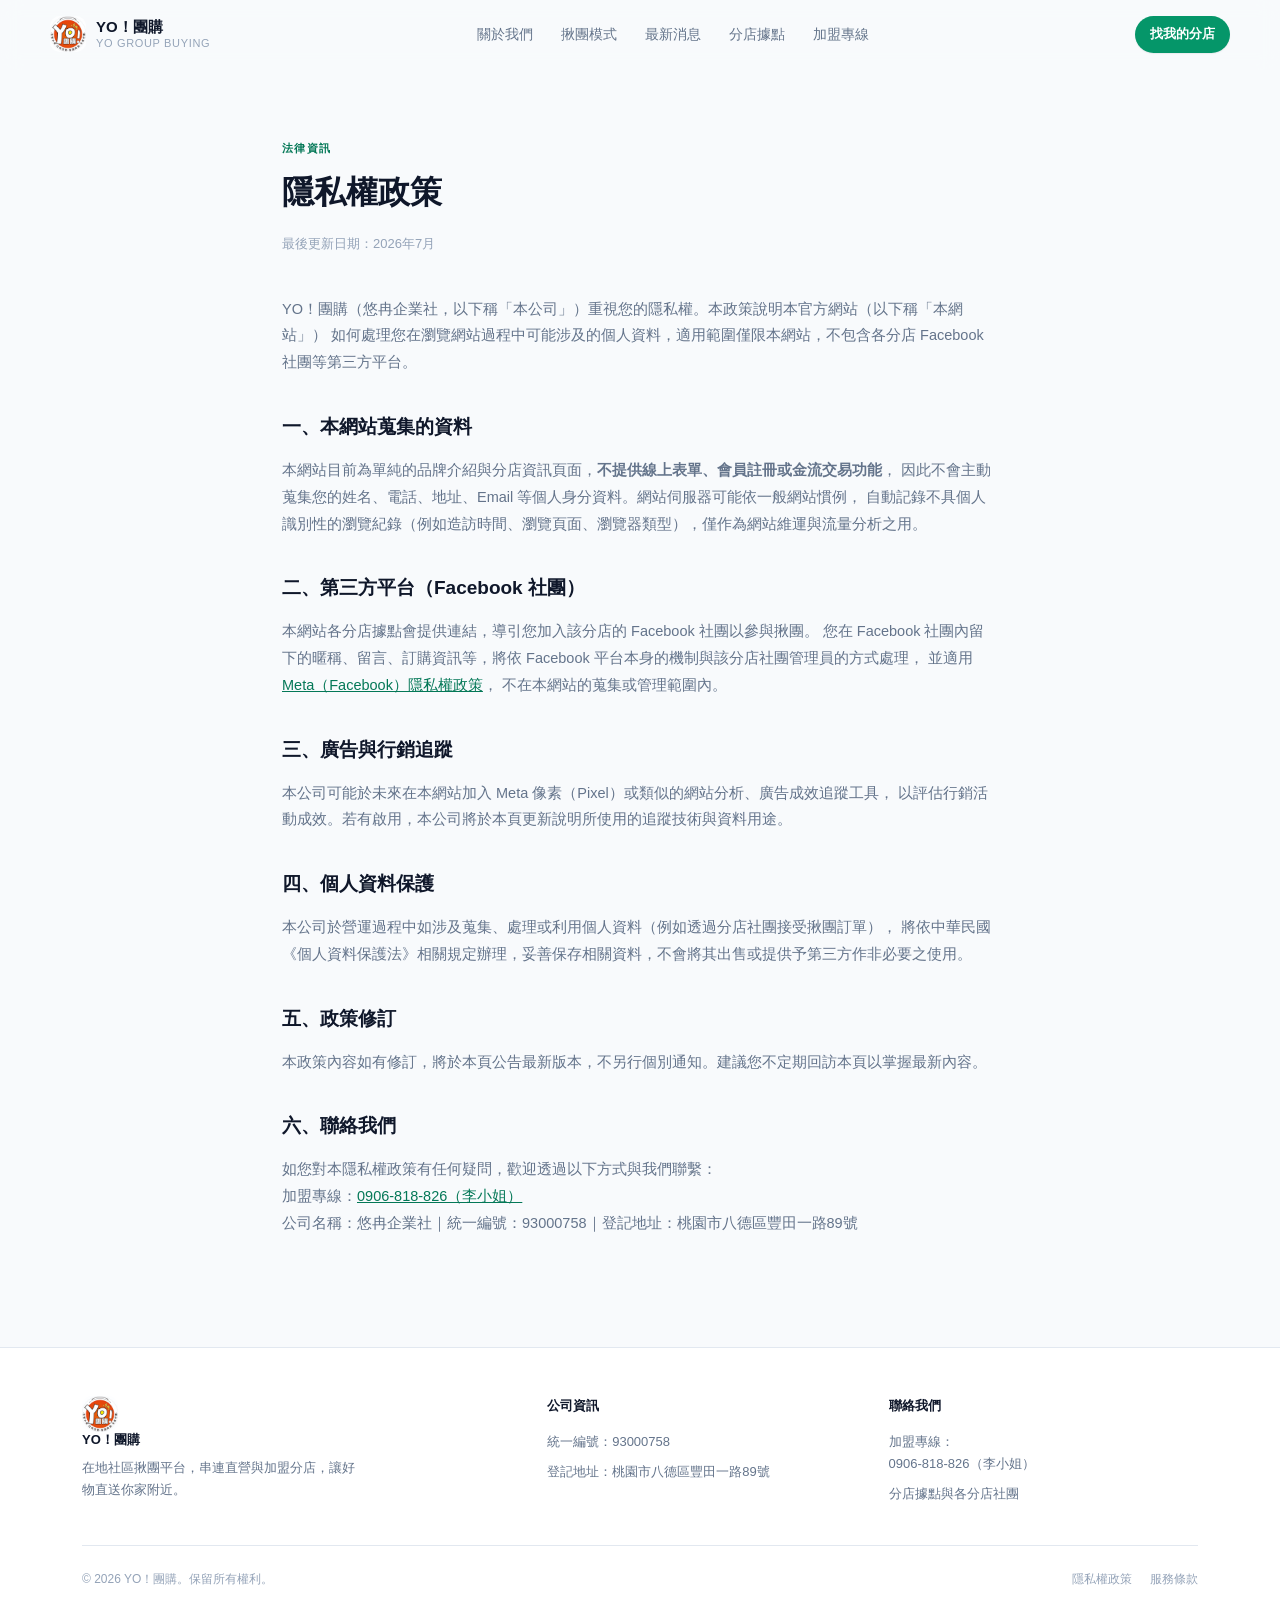
<file: privacy.html>
<!DOCTYPE html>
<html lang="zh-Hant">
<head>
<meta charset="UTF-8">
<meta name="viewport" content="width=device-width, initial-scale=1.0">
<title>隱私權政策 — YO！團購</title>
<meta name="description" content="YO！團購官方網站隱私權政策。">
<link rel="stylesheet" href="css/style.css">
<style>
  .legal { padding: 64px 0 96px; }
  .legal .shell { max-width: 780px; }
  .legal h1 { font-size: 32px; font-weight: 800; margin: 8px 0 8px; }
  .legal .updated { font-size: 13px; color: var(--text-muted); margin-bottom: 40px; }
  .legal h2 { font-size: 19px; font-weight: 700; margin: 36px 0 12px; }
  .legal p, .legal li { font-size: 14.5px; color: var(--text-secondary); line-height: 1.85; }
  .legal ul { padding-left: 20px; margin: 8px 0; }
  .legal a.inline { color: var(--accent-strong); text-decoration: underline; }
</style>
</head>
<body>

<header class="topbar" id="topbar">
  <div class="shell topbar-inner">
    <a class="brand" href="index.html">
      <div class="brand-mark"><img src="assets/logo.jpg" alt="YO!團購"></div>
      <div class="brand-text">
        <span class="zh">YO！團購</span>
        <span class="en">YO GROUP BUYING</span>
      </div>
    </a>
    <nav class="main-nav">
      <a href="index.html#about">關於我們</a>
      <a href="index.html#how">揪團模式</a>
      <a href="index.html#news">最新消息</a>
      <a href="index.html#branches">分店據點</a>
      <a href="index.html#join">加盟專線</a>
    </nav>
    <a class="btn btn-primary btn-sm" href="index.html#branches">找我的分店</a>
  </div>
</header>

<main>
  <section class="legal">
    <div class="shell">
      <span class="eyebrow">法律資訊</span>
      <h1>隱私權政策</h1>
      <p class="updated">最後更新日期：2026年7月</p>

      <p>
        YO！團購（悠冉企業社，以下稱「本公司」）重視您的隱私權。本政策說明本官方網站（以下稱「本網站」）
        如何處理您在瀏覽網站過程中可能涉及的個人資料，適用範圍僅限本網站，不包含各分店 Facebook 社團等第三方平台。
      </p>

      <h2>一、本網站蒐集的資料</h2>
      <p>
        本網站目前為單純的品牌介紹與分店資訊頁面，<strong>不提供線上表單、會員註冊或金流交易功能</strong>，
        因此不會主動蒐集您的姓名、電話、地址、Email 等個人身分資料。網站伺服器可能依一般網站慣例，
        自動記錄不具個人識別性的瀏覽紀錄（例如造訪時間、瀏覽頁面、瀏覽器類型），僅作為網站維運與流量分析之用。
      </p>

      <h2>二、第三方平台（Facebook 社團）</h2>
      <p>
        本網站各分店據點會提供連結，導引您加入該分店的 Facebook 社團以參與揪團。
        您在 Facebook 社團內留下的暱稱、留言、訂購資訊等，將依 Facebook 平台本身的機制與該分店社團管理員的方式處理，
        並適用 <a class="inline" href="https://www.facebook.com/privacy/policy/" target="_blank" rel="noopener">Meta（Facebook）隱私權政策</a>，
        不在本網站的蒐集或管理範圍內。
      </p>

      <h2>三、廣告與行銷追蹤</h2>
      <p>
        本公司可能於未來在本網站加入 Meta 像素（Pixel）或類似的網站分析、廣告成效追蹤工具，
        以評估行銷活動成效。若有啟用，本公司將於本頁更新說明所使用的追蹤技術與資料用途。
      </p>

      <h2>四、個人資料保護</h2>
      <p>
        本公司於營運過程中如涉及蒐集、處理或利用個人資料（例如透過分店社團接受揪團訂單），
        將依中華民國《個人資料保護法》相關規定辦理，妥善保存相關資料，不會將其出售或提供予第三方作非必要之使用。
      </p>

      <h2>五、政策修訂</h2>
      <p>
        本政策內容如有修訂，將於本頁公告最新版本，不另行個別通知。建議您不定期回訪本頁以掌握最新內容。
      </p>

      <h2>六、聯絡我們</h2>
      <p>
        如您對本隱私權政策有任何疑問，歡迎透過以下方式與我們聯繫：<br>
        加盟專線：<a class="inline" href="tel:0906818826">0906-818-826（李小姐）</a><br>
        公司名稱：悠冉企業社｜統一編號：93000758｜登記地址：桃園市八德區豐田一路89號
      </p>
    </div>
  </section>
</main>

<footer>
  <div class="shell">
    <div class="footer-grid">
      <div class="footer-col">
        <a class="brand" href="index.html">
          <div class="brand-mark"><img src="assets/logo.jpg" alt="YO!團購"></div>
          <div class="brand-text">
            <span class="zh">YO！團購</span>
          </div>
        </a>
        <p class="footer-desc">在地社區揪團平台，串連直營與加盟分店，讓好物直送你家附近。</p>
      </div>
      <div class="footer-col">
        <h5>公司資訊</h5>
        <p>統一編號：93000758</p>
        <p>登記地址：桃園市八德區豐田一路89號</p>
      </div>
      <div class="footer-col">
        <h5>聯絡我們</h5>
        <p>加盟專線：<a href="tel:0906818826">0906-818-826（李小姐）</a></p>
        <a href="index.html#branches">分店據點與各分店社團</a>
      </div>
    </div>
    <div class="footer-bottom">
      <span class="meta">&copy; 2026 YO！團購。保留所有權利。</span>
      <div class="footer-links">
        <a href="privacy.html">隱私權政策</a>
        <a href="terms.html">服務條款</a>
      </div>
    </div>
  </div>
</footer>

<script>
  (function () {
    "use strict";
    var topbar = document.getElementById("topbar");
    function onScroll() {
      topbar.classList.toggle("scrolled", window.scrollY > 8);
    }
    window.addEventListener("scroll", onScroll, { passive: true });
    onScroll();
  })();
</script>

</body>
</html>
</file>
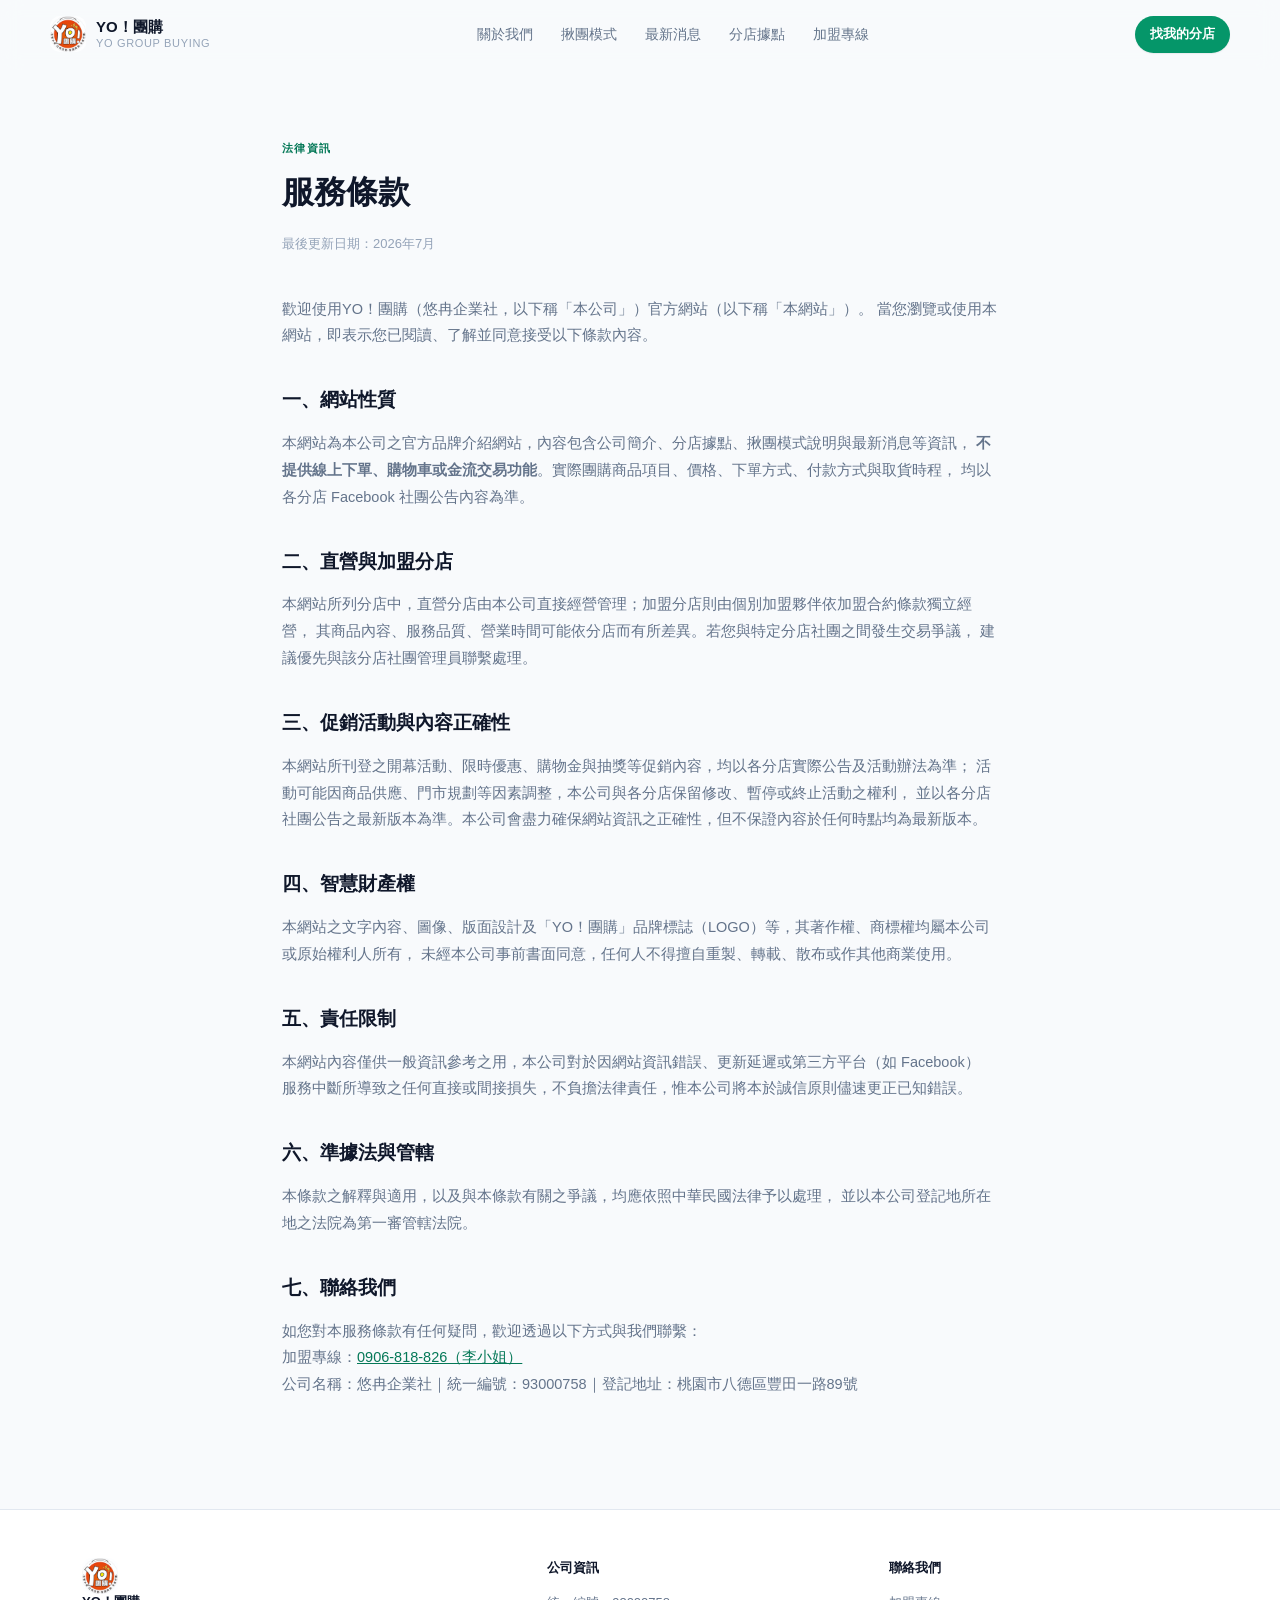
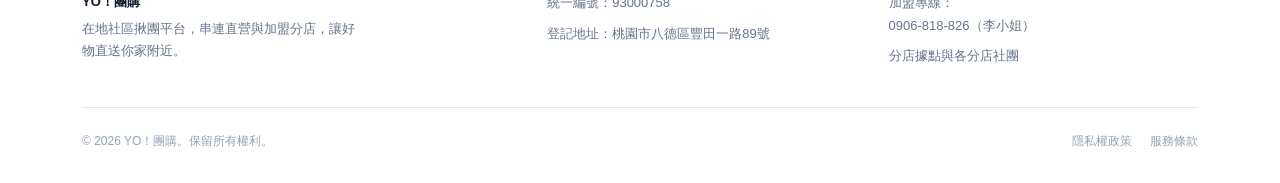
<file: terms.html>
<!DOCTYPE html>
<html lang="zh-Hant">
<head>
<meta charset="UTF-8">
<meta name="viewport" content="width=device-width, initial-scale=1.0">
<title>服務條款 — YO！團購</title>
<meta name="description" content="YO！團購官方網站服務條款。">
<link rel="stylesheet" href="css/style.css">
<style>
  .legal { padding: 64px 0 96px; }
  .legal .shell { max-width: 780px; }
  .legal h1 { font-size: 32px; font-weight: 800; margin: 8px 0 8px; }
  .legal .updated { font-size: 13px; color: var(--text-muted); margin-bottom: 40px; }
  .legal h2 { font-size: 19px; font-weight: 700; margin: 36px 0 12px; }
  .legal p, .legal li { font-size: 14.5px; color: var(--text-secondary); line-height: 1.85; }
  .legal ul { padding-left: 20px; margin: 8px 0; }
  .legal a.inline { color: var(--accent-strong); text-decoration: underline; }
</style>
</head>
<body>

<header class="topbar" id="topbar">
  <div class="shell topbar-inner">
    <a class="brand" href="index.html">
      <div class="brand-mark"><img src="assets/logo.jpg" alt="YO!團購"></div>
      <div class="brand-text">
        <span class="zh">YO！團購</span>
        <span class="en">YO GROUP BUYING</span>
      </div>
    </a>
    <nav class="main-nav">
      <a href="index.html#about">關於我們</a>
      <a href="index.html#how">揪團模式</a>
      <a href="index.html#news">最新消息</a>
      <a href="index.html#branches">分店據點</a>
      <a href="index.html#join">加盟專線</a>
    </nav>
    <a class="btn btn-primary btn-sm" href="index.html#branches">找我的分店</a>
  </div>
</header>

<main>
  <section class="legal">
    <div class="shell">
      <span class="eyebrow">法律資訊</span>
      <h1>服務條款</h1>
      <p class="updated">最後更新日期：2026年7月</p>

      <p>
        歡迎使用YO！團購（悠冉企業社，以下稱「本公司」）官方網站（以下稱「本網站」）。
        當您瀏覽或使用本網站，即表示您已閱讀、了解並同意接受以下條款內容。
      </p>

      <h2>一、網站性質</h2>
      <p>
        本網站為本公司之官方品牌介紹網站，內容包含公司簡介、分店據點、揪團模式說明與最新消息等資訊，
        <strong>不提供線上下單、購物車或金流交易功能</strong>。實際團購商品項目、價格、下單方式、付款方式與取貨時程，
        均以各分店 Facebook 社團公告內容為準。
      </p>

      <h2>二、直營與加盟分店</h2>
      <p>
        本網站所列分店中，直營分店由本公司直接經營管理；加盟分店則由個別加盟夥伴依加盟合約條款獨立經營，
        其商品內容、服務品質、營業時間可能依分店而有所差異。若您與特定分店社團之間發生交易爭議，
        建議優先與該分店社團管理員聯繫處理。
      </p>

      <h2>三、促銷活動與內容正確性</h2>
      <p>
        本網站所刊登之開幕活動、限時優惠、購物金與抽獎等促銷內容，均以各分店實際公告及活動辦法為準；
        活動可能因商品供應、門市規劃等因素調整，本公司與各分店保留修改、暫停或終止活動之權利，
        並以各分店社團公告之最新版本為準。本公司會盡力確保網站資訊之正確性，但不保證內容於任何時點均為最新版本。
      </p>

      <h2>四、智慧財產權</h2>
      <p>
        本網站之文字內容、圖像、版面設計及「YO！團購」品牌標誌（LOGO）等，其著作權、商標權均屬本公司或原始權利人所有，
        未經本公司事前書面同意，任何人不得擅自重製、轉載、散布或作其他商業使用。
      </p>

      <h2>五、責任限制</h2>
      <p>
        本網站內容僅供一般資訊參考之用，本公司對於因網站資訊錯誤、更新延遲或第三方平台（如 Facebook）
        服務中斷所導致之任何直接或間接損失，不負擔法律責任，惟本公司將本於誠信原則儘速更正已知錯誤。
      </p>

      <h2>六、準據法與管轄</h2>
      <p>
        本條款之解釋與適用，以及與本條款有關之爭議，均應依照中華民國法律予以處理，
        並以本公司登記地所在地之法院為第一審管轄法院。
      </p>

      <h2>七、聯絡我們</h2>
      <p>
        如您對本服務條款有任何疑問，歡迎透過以下方式與我們聯繫：<br>
        加盟專線：<a class="inline" href="tel:0906818826">0906-818-826（李小姐）</a><br>
        公司名稱：悠冉企業社｜統一編號：93000758｜登記地址：桃園市八德區豐田一路89號
      </p>
    </div>
  </section>
</main>

<footer>
  <div class="shell">
    <div class="footer-grid">
      <div class="footer-col">
        <a class="brand" href="index.html">
          <div class="brand-mark"><img src="assets/logo.jpg" alt="YO!團購"></div>
          <div class="brand-text">
            <span class="zh">YO！團購</span>
          </div>
        </a>
        <p class="footer-desc">在地社區揪團平台，串連直營與加盟分店，讓好物直送你家附近。</p>
      </div>
      <div class="footer-col">
        <h5>公司資訊</h5>
        <p>統一編號：93000758</p>
        <p>登記地址：桃園市八德區豐田一路89號</p>
      </div>
      <div class="footer-col">
        <h5>聯絡我們</h5>
        <p>加盟專線：<a href="tel:0906818826">0906-818-826（李小姐）</a></p>
        <a href="index.html#branches">分店據點與各分店社團</a>
      </div>
    </div>
    <div class="footer-bottom">
      <span class="meta">&copy; 2026 YO！團購。保留所有權利。</span>
      <div class="footer-links">
        <a href="privacy.html">隱私權政策</a>
        <a href="terms.html">服務條款</a>
      </div>
    </div>
  </div>
</footer>

<script>
  (function () {
    "use strict";
    var topbar = document.getElementById("topbar");
    function onScroll() {
      topbar.classList.toggle("scrolled", window.scrollY > 8);
    }
    window.addEventListener("scroll", onScroll, { passive: true });
    onScroll();
  })();
</script>

</body>
</html>
</file>
<file: css/style.css>
:root {
    --bg: #f8fafc;
    --surface: #ffffff;
    --border: #e2e8f0;
    --border-strong: #cbd5e1;
    --text-primary: #0f172a;
    --text-secondary: #64748b;
    --text-muted: #94a3b8;
    --accent: #059669;
    --accent-strong: #047857;
    --accent-soft: #ecfdf5;
    --accent-ring: rgba(5, 150, 105, 0.16);
    --accent-contrast: #ffffff;
    --franchise: #b45309;
    --franchise-soft: #fffbeb;
    --shadow-sm: 0 1px 2px rgba(15, 23, 42, 0.04), 0 1px 1px rgba(15, 23, 42, 0.03);
    --shadow-md: 0 4px 16px rgba(15, 23, 42, 0.08), 0 1px 2px rgba(15, 23, 42, 0.04);
    --shadow-lg: 0 12px 32px rgba(15, 23, 42, 0.10);
    --ease: cubic-bezier(0.16, 1, 0.3, 1);
  }

  /* 這個網站刻意固定使用單一淺色視覺，不隨系統深色模式自動切換 —
     與內部儀表板系列（HR / 營收）共用同一套薄荷綠品牌配色，維持識別一致性。 */

  * { box-sizing: border-box; }

  html { scroll-behavior: smooth; }

  body {
    margin: 0;
    background: var(--bg);
    color: var(--text-primary);
    font-family: -apple-system, BlinkMacSystemFont, "PingFang TC", "Microsoft JhengHei",
      "Segoe UI", sans-serif;
    -webkit-font-smoothing: antialiased;
    line-height: 1.6;
    overflow-x: hidden;
  }

  a { color: inherit; text-decoration: none; }
  img { max-width: 100%; display: block; }

  .shell {
    max-width: 1180px;
    margin: 0 auto;
    padding: 0 32px;
  }

  .eyebrow {
    font-family: ui-monospace, "SF Mono", "Cascadia Code", "Roboto Mono", monospace;
    font-size: 11px;
    font-weight: 600;
    letter-spacing: 0.12em;
    text-transform: uppercase;
    color: var(--accent-strong);
  }

  /* ── Scroll reveal ─────────────────────────────────── */
  .reveal {
    opacity: 0;
    transform: translateY(28px);
    transition: opacity 0.7s var(--ease), transform 0.7s var(--ease);
  }
  .reveal.is-visible { opacity: 1; transform: translateY(0); }
  .stagger > * { transition-delay: calc(var(--i, 0) * 90ms); }

  @media (prefers-reduced-motion: reduce) {
    html { scroll-behavior: auto; }
    .reveal, .stagger > * { opacity: 1 !important; transform: none !important; transition: none !important; }
    .float-shape, .hero-visual .glyph, .hero-logo, .hero::before, .hero::after { animation: none !important; }
  }

  /* ── Topbar ───────────────────────────────────────── */
  header.topbar {
    position: sticky;
    top: 0;
    z-index: 50;
    background: rgba(248, 250, 252, 0.82);
    backdrop-filter: blur(10px);
    -webkit-backdrop-filter: blur(10px);
    border-bottom: 1px solid transparent;
    transition: border-color 0.3s ease, box-shadow 0.3s ease;
  }
  header.topbar.scrolled {
    border-bottom-color: var(--border);
    box-shadow: 0 4px 20px rgba(15, 23, 42, 0.06);
  }

  .topbar-inner {
    display: flex;
    align-items: center;
    justify-content: space-between;
    padding: 16px 0;
  }

  .brand {
    display: flex;
    align-items: center;
    gap: 10px;
  }

  .brand-mark {
    width: 36px;
    height: 36px;
    border-radius: 10px;
    background: var(--accent);
    color: var(--accent-contrast);
    display: flex;
    align-items: center;
    justify-content: center;
    flex-shrink: 0;
    font-weight: 700;
    font-size: 16px;
    overflow: hidden;
  }
  .brand-mark img {
    width: 100%;
    height: 100%;
    object-fit: cover;
  }

  .brand-text { display: flex; flex-direction: column; line-height: 1.25; }
  .brand-text .zh { font-weight: 700; font-size: 15px; color: var(--text-primary); }
  .brand-text .en { font-size: 11px; color: var(--text-muted); letter-spacing: 0.06em; }

  nav.main-nav {
    display: flex;
    align-items: center;
    gap: 28px;
  }

  nav.main-nav a {
    position: relative;
    font-size: 14px;
    font-weight: 500;
    color: var(--text-secondary);
    transition: color 0.2s ease;
  }
  nav.main-nav a::after {
    content: "";
    position: absolute;
    left: 0; right: 0; bottom: -4px;
    height: 2px;
    background: var(--accent);
    transform: scaleX(0);
    transform-origin: left;
    transition: transform 0.25s var(--ease);
  }
  nav.main-nav a:hover { color: var(--accent-strong); }
  nav.main-nav a:hover::after { transform: scaleX(1); }

  .btn {
    display: inline-flex;
    align-items: center;
    gap: 6px;
    padding: 10px 20px;
    border-radius: 999px;
    font-size: 14px;
    font-weight: 600;
    cursor: pointer;
    border: 1px solid transparent;
    transition: background 0.2s ease, color 0.2s ease, border-color 0.2s ease,
      transform 0.2s var(--ease), box-shadow 0.2s var(--ease);
  }
  .btn-primary {
    background: var(--accent);
    color: var(--accent-contrast);
    box-shadow: var(--shadow-sm);
  }
  .btn-primary:hover { background: var(--accent-strong); transform: translateY(-2px); box-shadow: var(--shadow-md); }
  .btn-outline {
    background: var(--surface);
    color: var(--text-primary);
    border-color: var(--border-strong);
  }
  .btn-outline:hover { border-color: var(--accent); color: var(--accent-strong); transform: translateY(-2px); }
  .btn-sm { padding: 7px 14px; font-size: 13px; }
  .btn-lg { padding: 13px 26px; font-size: 15px; }
  .btn-disabled {
    background: var(--bg);
    color: var(--text-muted);
    border-color: var(--border);
    cursor: not-allowed;
  }

  /* ── Hero ─────────────────────────────────────────── */
  .hero {
    padding: 88px 0 72px;
    position: relative;
    overflow: hidden;
  }
  .hero::before {
    content: "";
    position: absolute;
    top: -160px;
    right: -140px;
    width: 480px;
    height: 480px;
    border-radius: 50%;
    background: radial-gradient(circle, var(--accent-soft) 0%, transparent 70%);
    z-index: -1;
    animation: driftBlob 14s ease-in-out infinite;
  }
  .hero::after {
    content: "";
    position: absolute;
    bottom: -180px;
    left: -160px;
    width: 400px;
    height: 400px;
    border-radius: 50%;
    background: radial-gradient(circle, rgba(5,150,105,0.07) 0%, transparent 70%);
    z-index: -1;
    animation: driftBlob 18s ease-in-out infinite reverse;
  }
  @keyframes driftBlob {
    0%, 100% { transform: translate(0, 0) scale(1); }
    50% { transform: translate(-24px, 24px) scale(1.06); }
  }

  .hero-grid {
    display: grid;
    grid-template-columns: minmax(0, 1.1fr) minmax(0, 0.9fr);
    gap: 56px;
    align-items: center;
  }

  .hero h1 {
    font-size: 44px;
    line-height: 1.25;
    margin: 16px 0 18px;
    font-weight: 800;
    letter-spacing: -0.01em;
  }
  .hero h1 .hl { color: var(--accent-strong); }

  .hero p.lead {
    font-size: 17px;
    color: var(--text-secondary);
    max-width: 46ch;
    margin: 0 0 32px;
  }
  .hero p.lead strong { color: var(--text-primary); font-weight: 700; }

  .hero-actions { display: flex; gap: 12px; flex-wrap: wrap; }

  .hero-stats {
    display: grid;
    grid-template-columns: repeat(3, minmax(0, 1fr));
    gap: 12px;
    margin-top: 48px;
    max-width: 480px;
  }
  .hero-stat {
    background: var(--surface);
    border: 1px solid var(--border);
    border-radius: 14px;
    padding: 16px 14px;
    box-shadow: var(--shadow-sm);
    transition: transform 0.25s var(--ease), box-shadow 0.25s var(--ease);
  }
  .hero-stat:hover { transform: translateY(-3px); box-shadow: var(--shadow-md); }
  .hero-stat .num {
    font-family: ui-monospace, "SF Mono", "Cascadia Code", "Roboto Mono", monospace;
    font-size: 24px;
    font-weight: 700;
    color: var(--accent-strong);
    font-variant-numeric: tabular-nums;
  }
  .hero-stat .label { font-size: 12px; color: var(--text-muted); margin-top: 2px; }

  .hero-visual {
    background: linear-gradient(160deg, var(--accent) 0%, var(--accent-strong) 100%);
    background-size: 200% 200%;
    animation: gradientShift 8s ease infinite;
    border-radius: 28px;
    aspect-ratio: 4/5;
    display: flex;
    align-items: center;
    justify-content: center;
    box-shadow: var(--shadow-lg);
    position: relative;
    overflow: hidden;
  }
  @keyframes gradientShift {
    0%, 100% { background-position: 0% 50%; }
    50% { background-position: 100% 50%; }
  }
  .hero-visual .glyph {
    font-size: 160px;
    font-weight: 800;
    color: rgba(255,255,255,0.16);
    user-select: none;
    animation: floatSlow 6s ease-in-out infinite;
  }
  .hero-logo {
    width: 42%;
    max-width: 180px;
    height: auto;
    aspect-ratio: 1 / 1;
    border-radius: 50%;
    box-shadow: 0 20px 48px rgba(0,0,0,0.28);
    animation: floatSlow 6s ease-in-out infinite;
  }
  @keyframes floatSlow {
    0%, 100% { transform: translateY(0); }
    50% { transform: translateY(-14px); }
  }
  .float-shape {
    position: absolute;
    border-radius: 50%;
    background: rgba(255,255,255,0.14);
    animation: floatSlow 7s ease-in-out infinite;
  }
  .float-shape.s1 { width: 64px; height: 64px; top: 14%; left: 12%; animation-duration: 8s; }
  .float-shape.s2 { width: 36px; height: 36px; top: 68%; left: 78%; animation-duration: 6s; animation-delay: 1s; }
  .float-shape.s3 { width: 24px; height: 24px; top: 30%; left: 82%; animation-duration: 9s; animation-delay: 2s; }

  .hero-visual .caption {
    position: absolute;
    bottom: 28px;
    left: 28px;
    right: 28px;
    color: #ffffff;
    font-size: 13px;
    line-height: 1.5;
    opacity: 0.92;
  }
  .hero-visual .caption strong { display: block; font-size: 16px; margin-bottom: 4px; }

  /* ── Section shared ───────────────────────────────── */
  section { padding: 72px 0; }
  section.alt { background: var(--surface); border-top: 1px solid var(--border); border-bottom: 1px solid var(--border); }

  .section-head { max-width: 640px; margin: 0 0 40px; }
  .section-head h2 { font-size: 30px; margin: 10px 0 12px; font-weight: 800; }
  .section-head p { color: var(--text-secondary); font-size: 15px; margin: 0; }

  /* ── Pillars / Products ──────────────────────────── */
  .card-grid {
    display: grid;
    grid-template-columns: repeat(3, minmax(0, 1fr));
    gap: 20px;
  }
  .card-grid.pillars-4 { grid-template-columns: repeat(4, minmax(0, 1fr)); }
  .pillar-card {
    min-width: 0;
    background: var(--surface);
    border: 1px solid var(--border);
    border-radius: 18px;
    padding: 26px 24px;
    box-shadow: var(--shadow-sm);
    transition: box-shadow 0.25s var(--ease), transform 0.25s var(--ease), border-color 0.25s ease;
  }
  .pillar-card:hover { box-shadow: var(--shadow-md); transform: translateY(-4px); border-color: var(--border-strong); }
  .pillar-icon {
    width: 44px;
    height: 44px;
    border-radius: 12px;
    background: var(--accent-soft);
    color: var(--accent-strong);
    display: flex;
    align-items: center;
    justify-content: center;
    font-size: 20px;
    margin-bottom: 16px;
    transition: transform 0.25s var(--ease);
  }
  .pillar-card:hover .pillar-icon { transform: scale(1.08) rotate(-4deg); }
  .pillar-card h3 { font-size: 17px; margin: 0 0 8px; font-weight: 700; }
  .pillar-card p { font-size: 14px; color: var(--text-secondary); margin: 0; }

  .section-photo-wrap {
    margin-top: 32px;
    display: grid;
    grid-template-columns: repeat(3, minmax(0, 1fr));
    gap: 20px;
    max-width: 980px;
    margin-left: auto;
    margin-right: auto;
    text-align: center;
  }
  .section-photo {
    width: 100%;
    height: auto;
    aspect-ratio: 1 / 1;
    object-fit: cover;
    border-radius: 20px;
    box-shadow: var(--shadow-md);
  }
  .section-photo-caption {
    grid-column: 1 / -1;
    font-size: 13px;
    color: var(--text-muted);
    margin-top: 4px;
  }

  .single-promo-wrap {
    margin-top: 32px;
    max-width: 420px;
    margin-left: auto;
    margin-right: auto;
  }
  .single-promo-photo {
    width: 100%;
    height: auto;
    aspect-ratio: 1 / 1;
    object-fit: cover;
    border-radius: 20px;
    box-shadow: var(--shadow-md);
    display: block;
  }

  /* ── Branches ────────────────────────────────────── */
  .branch-grid {
    display: grid;
    grid-template-columns: repeat(4, minmax(0, 1fr));
    gap: 16px;
  }
  .branch-card {
    background: var(--surface);
    border: 1px solid var(--border);
    border-radius: 16px;
    padding: 20px;
    box-shadow: var(--shadow-sm);
    transition: box-shadow 0.25s var(--ease), transform 0.25s var(--ease), border-color 0.25s ease;
  }
  .branch-card:hover { box-shadow: var(--shadow-md); transform: translateY(-4px); border-color: var(--accent); }
  .branch-card .row-top {
    display: flex;
    align-items: flex-start;
    justify-content: space-between;
    margin-bottom: 14px;
  }
  .branch-card h4 { font-size: 21px; margin: 0; font-weight: 700; }
  .tag {
    font-size: 11px;
    font-weight: 700;
    padding: 3px 9px;
    border-radius: 999px;
    letter-spacing: 0.02em;
  }
  .tag-direct { background: var(--accent-soft); color: var(--accent-strong); }
  .tag-franchise { background: var(--franchise-soft); color: var(--franchise); }
  .branch-card .desc { font-size: 13px; color: var(--text-muted); margin-bottom: 16px; min-height: 34px; }
  .branch-card .btn { width: 100%; justify-content: center; font-size: 17px; padding: 11px 14px; }
  .group-link-text {
    display: block;
    margin-top: 8px;
    font-size: 13px;
    color: var(--accent-strong);
    text-decoration: underline;
    word-break: break-all;
    text-align: center;
  }

  /* ── News carousel ─────────────────────────────────── */
  .trust-badge {
    display: inline-flex;
    align-items: center;
    font-size: 11px;
    font-weight: 700;
    padding: 3px 10px;
    border-radius: 999px;
    background: var(--franchise-soft);
    color: var(--franchise);
    letter-spacing: 0.01em;
  }
  .news-carousel { min-width: 0; }
  .news-track {
    display: flex;
    overflow-x: auto;
    scroll-snap-type: x mandatory;
    -webkit-overflow-scrolling: touch;
    scrollbar-width: none;
    border-radius: 24px;
  }
  .news-track::-webkit-scrollbar { display: none; }
  .news-slide {
    flex: 0 0 100%;
    min-width: 0;
    scroll-snap-align: start;
    background: linear-gradient(135deg, var(--accent-soft) 0%, var(--surface) 60%);
    border: 1px solid var(--border);
    border-radius: 24px;
    overflow: hidden;
    box-shadow: var(--shadow-sm);
    display: flex;
    flex-direction: column;
  }
  .news-slide-photo {
    width: 100%;
    height: 220px;
    object-fit: cover;
    object-position: 68% 18%;
    display: block;
  }
  .news-slide-body { padding: 24px 28px 28px; }
  .news-slide-top {
    display: flex;
    align-items: center;
    gap: 10px;
    flex-wrap: wrap;
    margin-bottom: 12px;
  }
  .news-slide-body h3 { font-size: 19px; margin: 0 0 8px; font-weight: 800; }
  .news-slide-body p { font-size: 14px; color: var(--text-secondary); margin: 0 0 18px; }
  .news-slide-actions { display: flex; gap: 10px; flex-wrap: wrap; }
  @media (min-width: 700px) {
    .news-slide { flex-direction: row; }
    .news-slide-photo { width: 42%; height: auto; flex-shrink: 0; }
    .news-slide-body { flex: 1; display: flex; flex-direction: column; justify-content: center; }
  }

  /* ── CTA band ────────────────────────────────────── */
  .cta-band {
    background: linear-gradient(135deg, var(--accent) 0%, var(--accent-strong) 100%);
    background-size: 200% 200%;
    animation: gradientShift 10s ease infinite;
    border-radius: 28px;
    padding: 48px;
    color: #ffffff;
    position: relative;
    overflow: hidden;
  }
  .cta-band .cta-top {
    display: flex;
    align-items: center;
    justify-content: space-between;
    gap: 32px;
    flex-wrap: wrap;
    margin-bottom: 32px;
  }
  .cta-band h2 { font-size: 26px; margin: 0 0 8px; font-weight: 800; }
  .cta-band p { margin: 0; opacity: 0.9; font-size: 14px; max-width: 44ch; }
  .cta-band .btn-primary { background: #ffffff; color: var(--accent-strong); }
  .cta-band .btn-primary:hover { background: #f0fdf9; }

  .hotline-card {
    background: rgba(255, 255, 255, 0.14);
    border: 1px solid rgba(255, 255, 255, 0.28);
    border-radius: 18px;
    padding: 24px 28px;
    display: flex;
    align-items: center;
    gap: 20px;
    flex-wrap: wrap;
    backdrop-filter: blur(4px);
  }
  .hotline-icon {
    width: 52px;
    height: 52px;
    border-radius: 14px;
    background: rgba(255,255,255,0.2);
    display: flex;
    align-items: center;
    justify-content: center;
    font-size: 24px;
    flex-shrink: 0;
  }
  .hotline-info { flex: 1; min-width: 200px; }
  .hotline-info .hotline-label { font-size: 12px; opacity: 0.85; margin-bottom: 4px; }
  .hotline-info .hotline-number {
    font-family: ui-monospace, "SF Mono", "Cascadia Code", "Roboto Mono", monospace;
    font-size: 22px;
    font-weight: 700;
    letter-spacing: 0.02em;
  }
  .hotline-info .hotline-contact { font-size: 13px; opacity: 0.9; margin-top: 2px; }

  /* ── Footer ──────────────────────────────────────── */
  footer {
    padding: 48px 0 32px;
    border-top: 1px solid var(--border);
    background: var(--surface);
  }
  .footer-grid {
    display: grid;
    grid-template-columns: 1.4fr 1fr 1fr;
    gap: 32px;
    padding-bottom: 32px;
  }
  .footer-col h5 {
    font-size: 13px;
    font-weight: 700;
    color: var(--text-primary);
    margin: 0 0 14px;
  }
  .footer-col p, .footer-col a {
    display: block;
    font-size: 13px;
    color: var(--text-secondary);
    margin: 0 0 8px;
    line-height: 1.7;
  }
  .footer-col a:hover { color: var(--accent-strong); }
  .footer-desc { font-size: 13px; color: var(--text-secondary); max-width: 38ch; margin: 12px 0 0; }

  .footer-bottom {
    display: flex;
    align-items: center;
    justify-content: space-between;
    flex-wrap: wrap;
    gap: 16px;
    padding-top: 24px;
    border-top: 1px solid var(--border);
  }
  footer .brand-text .zh { font-size: 13px; }
  .footer-bottom .meta { font-size: 12px; color: var(--text-muted); }
  .footer-links { display: flex; gap: 18px; }
  .footer-links a { font-size: 12px; color: var(--text-muted); }
  .footer-links a:hover { color: var(--accent-strong); }

  /* ── Responsive ──────────────────────────────────── */
  @media (max-width: 900px) {
    nav.main-nav { display: none; }
    .hero-grid { grid-template-columns: minmax(0, 1fr); }
    .hero-visual { aspect-ratio: 16/9; }
    .card-grid { grid-template-columns: minmax(0, 1fr); }
    .card-grid.pillars-4 { grid-template-columns: repeat(2, minmax(0, 1fr)); }
    .branch-grid { grid-template-columns: repeat(2, minmax(0, 1fr)); }
    .hero h1 { font-size: 32px; }
    .footer-grid { grid-template-columns: minmax(0, 1fr); gap: 24px; }
  }
  @media (max-width: 560px) {
    .shell { padding: 0 20px; }
    .card-grid.pillars-4 { grid-template-columns: minmax(0, 1fr); }
    .branch-grid { grid-template-columns: minmax(0, 1fr); }
    .hero-stats { grid-template-columns: repeat(3, minmax(0, 1fr)); }
    .cta-band { padding: 32px 24px; }
    .footer-bottom { flex-direction: column; align-items: flex-start; }
    .news-slide-photo { height: 180px; }
    .news-slide-body { padding: 20px; }
    .section-photo-wrap { grid-template-columns: minmax(0, 1fr); }
  }

  /* ── Touch devices: neutralise :hover so links don't need a "double tap"
     (iOS Safari / mobile Chrome treat the first tap as a hover-trigger when
     an element's :hover style visibly changes it, silently eating the tap) ── */
  @media (hover: none) {
    nav.main-nav a:hover { color: var(--text-secondary); }
    nav.main-nav a:hover::after { transform: scaleX(0); }
    .btn-primary:hover { background: var(--accent); transform: none; box-shadow: var(--shadow-sm); }
    .btn-outline:hover { border-color: var(--border-strong); color: var(--text-primary); transform: none; }
    .hero-stat:hover { transform: none; box-shadow: var(--shadow-sm); }
    .pillar-card:hover { box-shadow: var(--shadow-sm); transform: none; border-color: var(--border); }
    .pillar-card:hover .pillar-icon { transform: none; }
    .branch-card:hover { box-shadow: var(--shadow-sm); transform: none; border-color: var(--border); }
    .cta-band .btn-primary:hover { background: #ffffff; }
    .footer-col a:hover { color: var(--text-secondary); }
    .footer-links a:hover { color: var(--text-muted); }
  }
</file>
